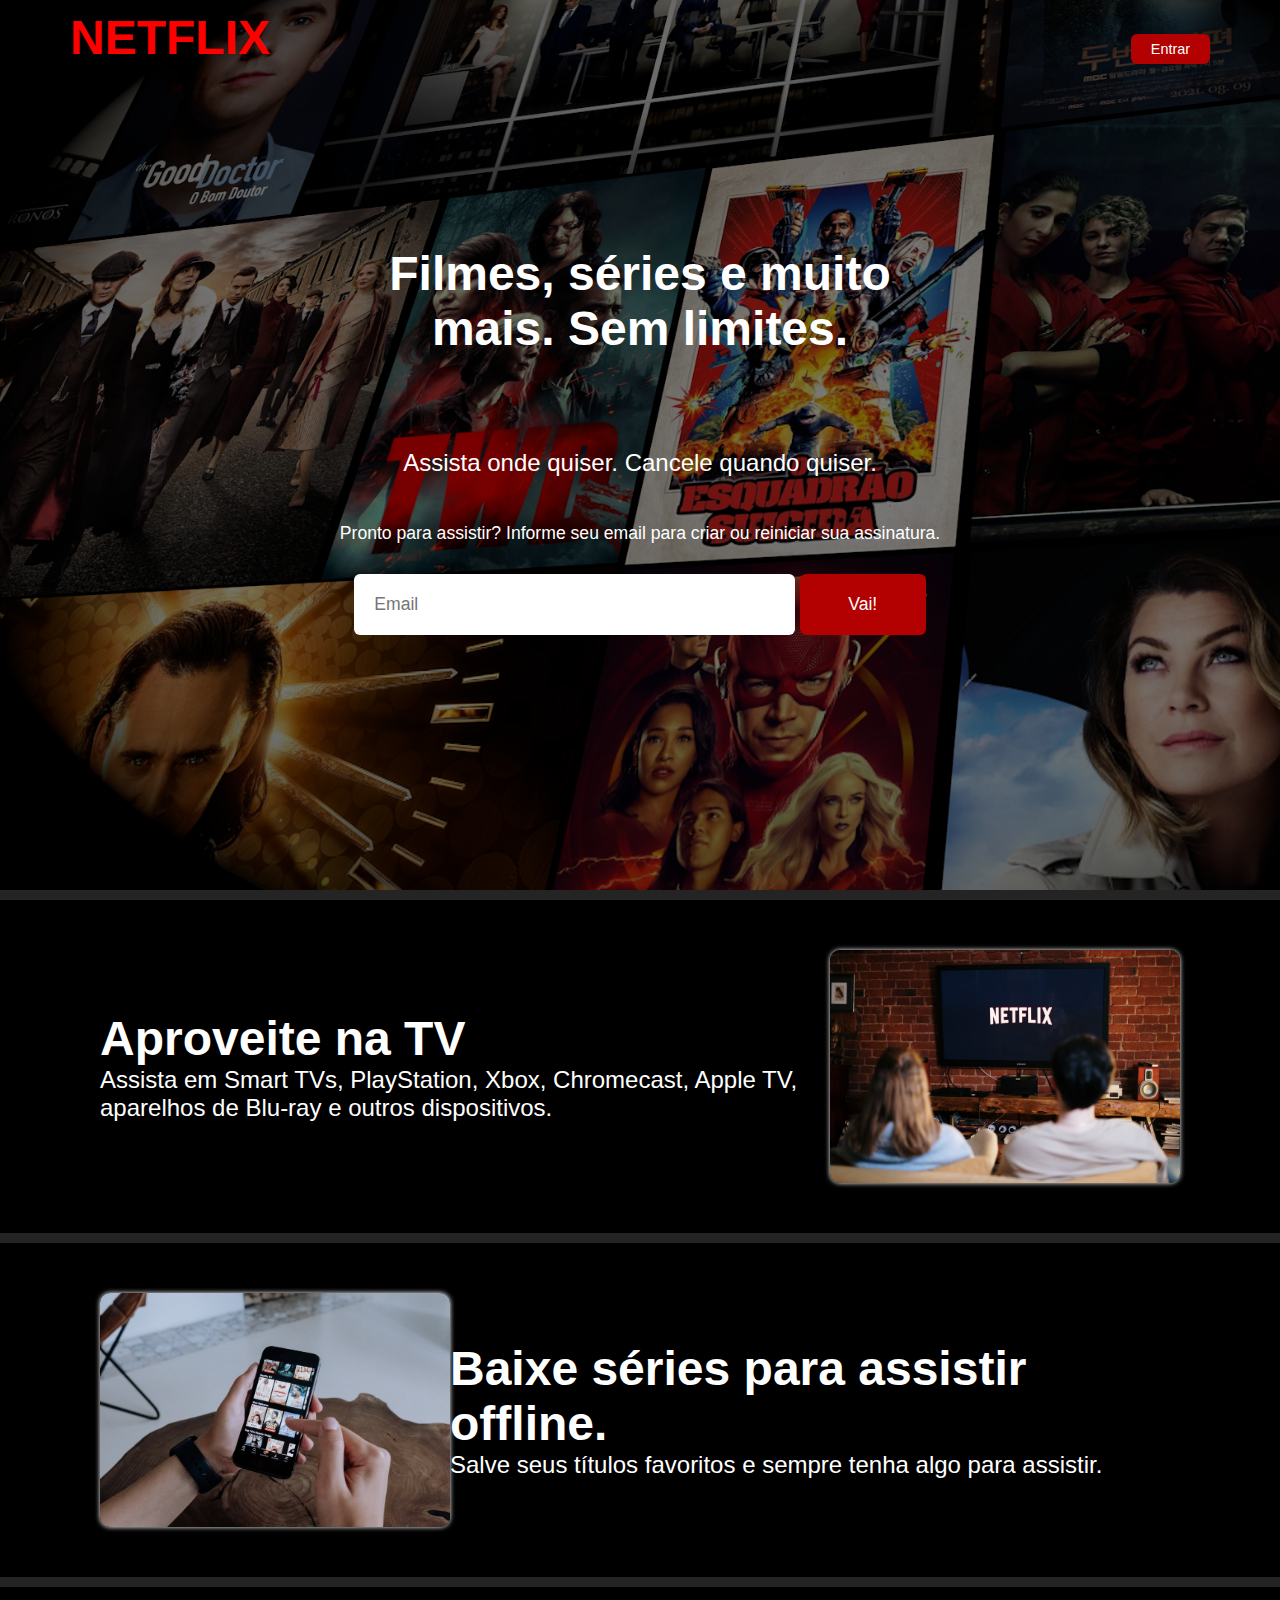
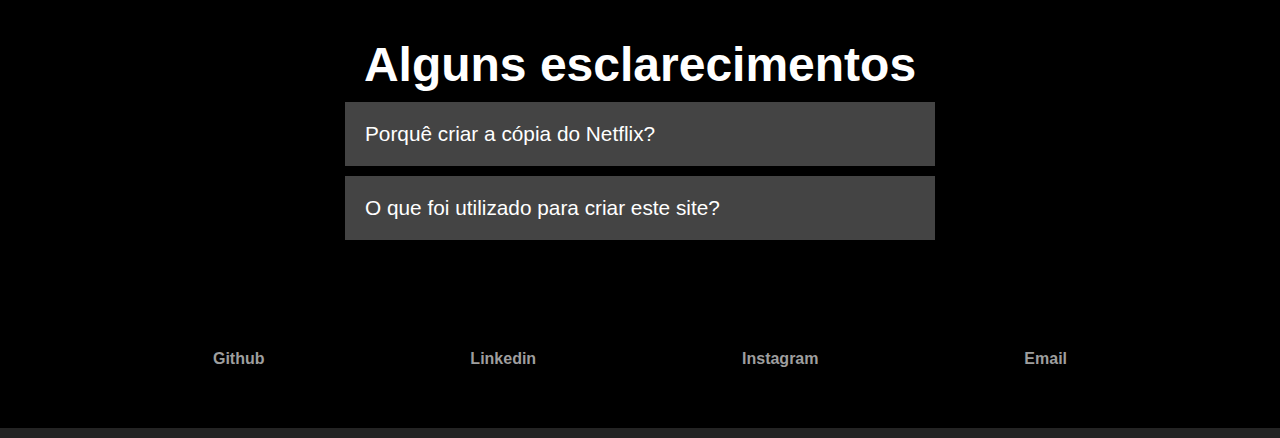
<file: index.html>
<!DOCTYPE html>
<html lang="pt-BR">
  <head>
    <meta charset="UTF-8" />
    <meta http-equiv="X-UA-Compatible" content="IE=edge" />
    <meta name="viewport" content="width=device-width, initial-scale=1.0" />
    <link rel="stylesheet" href="style.css" />
    <link rel="stylesheet" href="style-reponsive.css" />
    <link rel="shortcut icon" href="./imgs/favicon.ico" type="image/x-icon" />
    <title>Clone Netflix - Por Eraldo Sinicio</title>
  </head>
  <body>
    <div class="main">
      <header>
        <div class="logo">NETFLIX</div>
        <div class="options">
          <button class="signin"><a href="./signin.html">Entrar</a></button>
        </div>
      </header>
      <div class="central-content">
        <div class="section-one">
          <div class="title">Filmes, séries e muito mais. Sem limites.</div>
          <div class="subtitle">
            Assista onde quiser. Cancele quando quiser.
          </div>
        </div>
        <div class="section-two">
          <div class="description">
            Pronto para assistir? Informe seu email para criar ou reiniciar sua
            assinatura.
          </div>
          <div class="form">
            <input type="email" name="email" id="email" placeholder="Email" />
            <button>Vai!</button>
          </div>
        </div>
      </div>
    </div>
    <div class="details">
      <div class="box">
        <div class="text">
          <div class="title">Aproveite na TV</div>
          <div class="subtitle">
            Assista em Smart TVs, PlayStation, Xbox, Chromecast, Apple TV,
            aparelhos de Blu-ray e outros dispositivos.
          </div>
        </div>
        <img src="./imgs/tv-netflix.jpeg" alt="imagem da netflix na tv" />
      </div>

      <div class="box">
        <img src="./imgs/cel-netflix.jpeg" alt="imagem da netflix no celular" />
        <div class="text">
          <div class="title">Baixe séries para assistir offline.</div>
          <div class="subtitle">
            Salve seus títulos favoritos e sempre tenha algo para assistir.
          </div>
        </div>
      </div>
      <div class="questions">
        <div class="title">Alguns esclarecimentos</div>
        <div class="box-question">Porquê criar a cópia do Netflix?</div>
        <div class="answer hide">
          Para praticar, principalmente, o comportamento do display flex e os
          posicionamentos de elementos na página. Além de usar um pouco de
          JavaScript para dinamizar alguns elementos.
        </div>
        <div class="box-question">
          O que foi utilizado para criar este site?
        </div>
        <div class="answer hide">
          Foi utilizado HTML, CSS e JavaScirpt. Também utilizei o jQuery para
          gerar o carrossel na página de usuário logado para mostrar os filmes.
        </div>
      </div>

      <div class="box">
        <div class="links">
          <a
            href="https://www.github.com/eraldosiniciof"
            target="_blank"
            rel="noopener noreferrer"
            >Github</a
          >
          <a
            href="https://www.linkedin.com/in/eraldosiniciof"
            target="_blank"
            rel="noopener noreferrer"
            >Linkedin</a
          >
          <a
            href="https://www.instagram.com/eraldosiniciof"
            target="_blank"
            rel="noopener noreferrer"
            >Instagram</a
          >
          <a href="mailto:eraldosinicio@gmail.com" target="_blank">Email</a>
        </div>
      </div>
    </div>

    <script src="script.js"></script>
    <script>
      alert(
        'Esta página foi desenvolvida para estudo. Apenas a parte front-end está implementada. Em hipótese alguma pediremos login e senha.'
      )
    </script>
  </body>
</html>
</file>
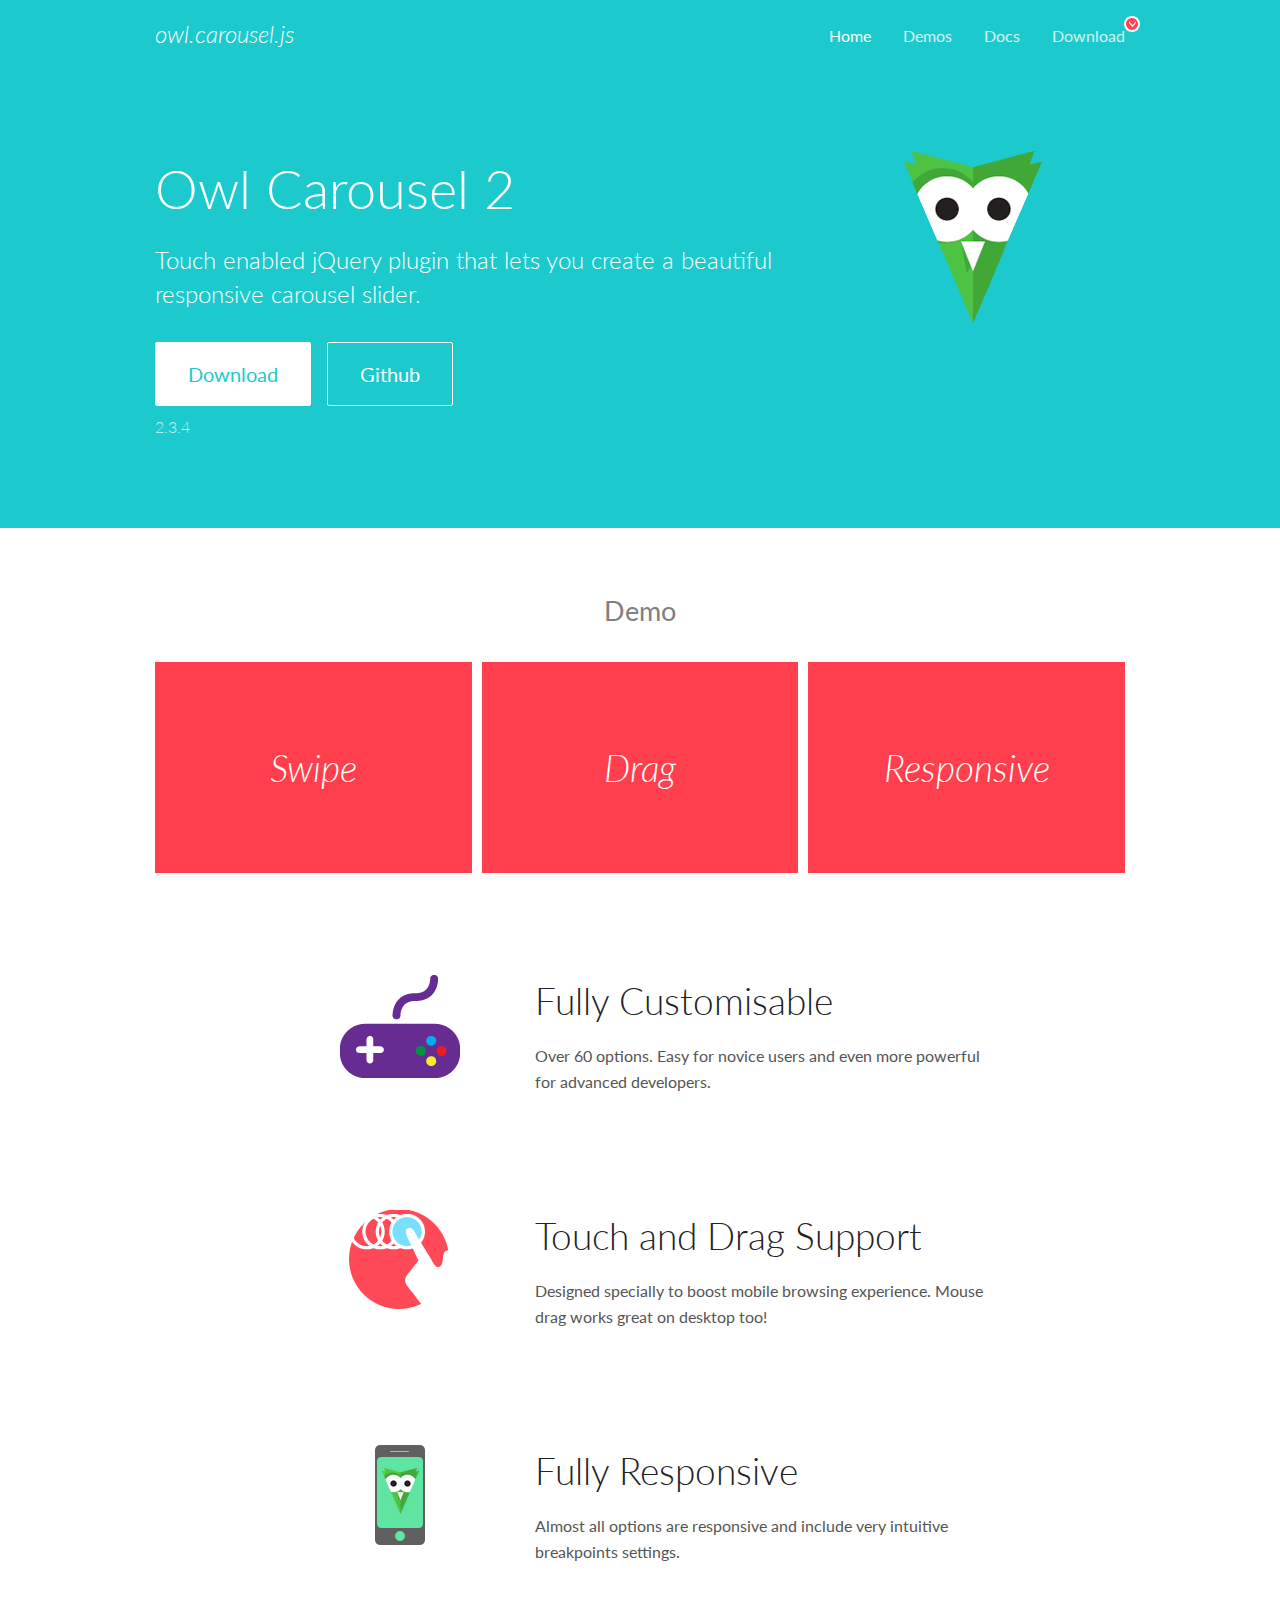
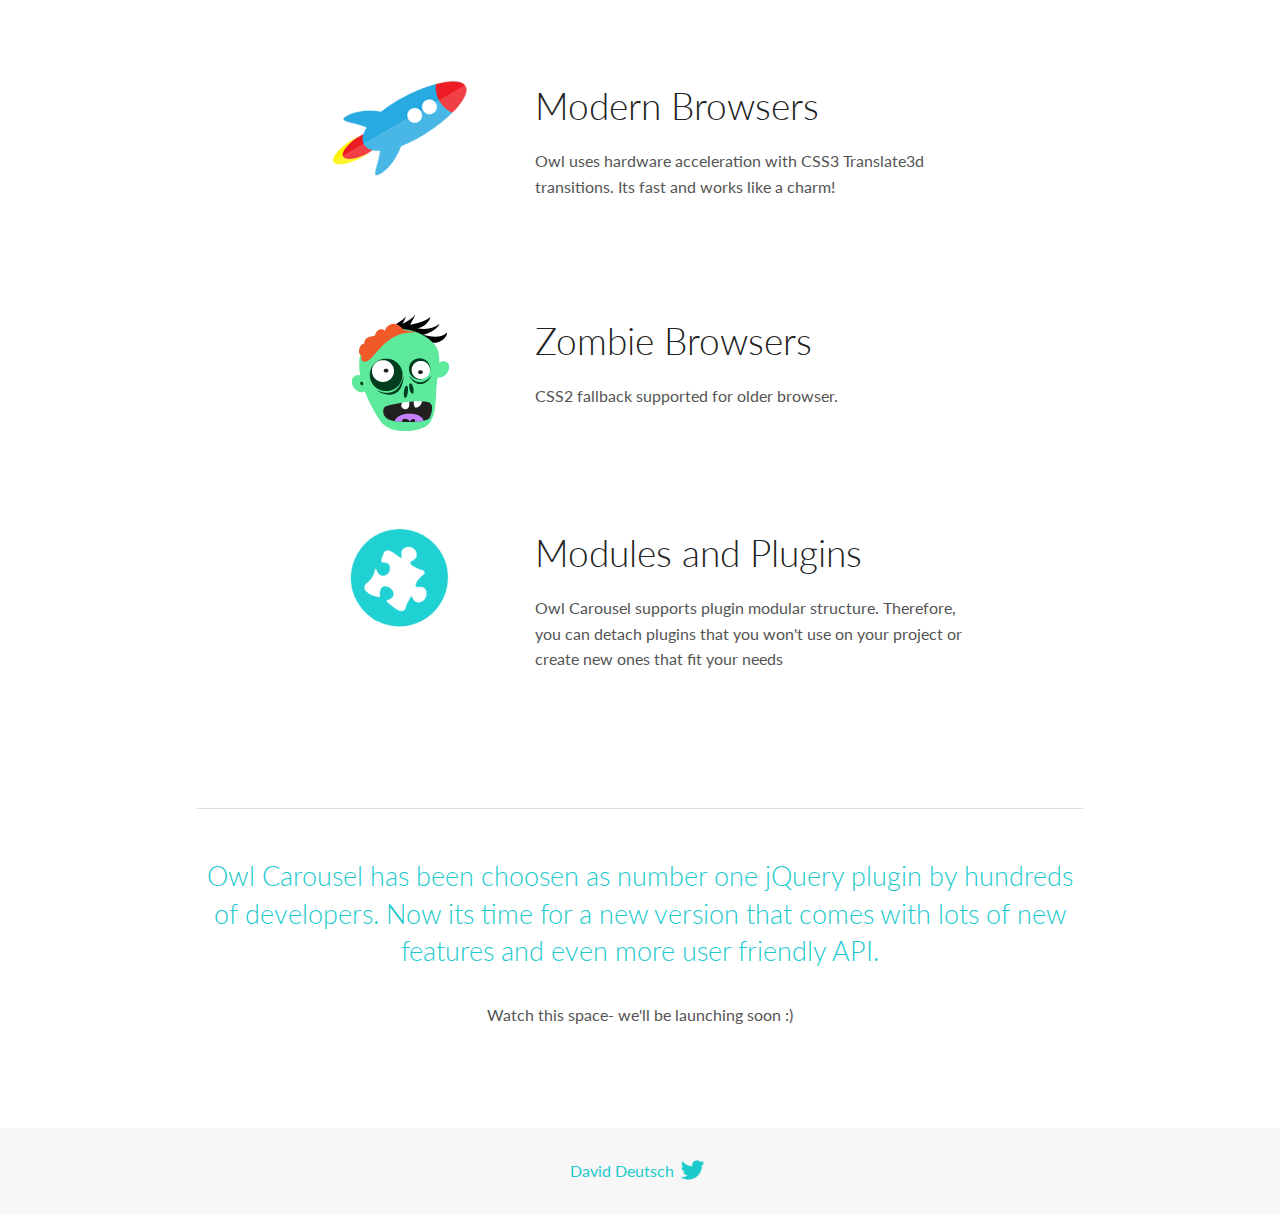
<file: owlCarousel/docs/index.html>
<!DOCTYPE html>
<html lang="en">
  <head>

    <!-- head -->
    <meta charset="utf-8">
    <meta name="msapplication-tap-highlight" content="no" />
    <meta name="viewport" content="width=device-width, initial-scale=1.0" />
    <meta name="description" content="Touch enabled jQuery plugin that lets you create beautiful responsive carousel slider.">
    <meta name="author" content="David Deutsch">
    <title>
      Home | Owl Carousel | 2.3.4
    </title>

    <!-- Stylesheets -->
    <link href='https://fonts.googleapis.com/css?family=Lato:300,400,700,400italic,300italic' rel='stylesheet' type='text/css'>
    <link rel="stylesheet" href="assets/css/docs.theme.min.css">

    <!-- Owl Stylesheets -->
    <link rel="stylesheet" href="assets/owlcarousel/assets/owl.carousel.min.css">
    <link rel="stylesheet" href="assets/owlcarousel/assets/owl.theme.default.min.css">

    <!-- HTML5 shim and Respond.js IE8 support of HTML5 elements and media queries -->

    <!--[if lt IE 9]>
      <script src="https://oss.maxcdn.com/libs/html5shiv/3.7.0/html5shiv.js"></script>
      <script src="https://oss.maxcdn.com/libs/respond.js/1.3.0/respond.min.js"></script>
    <![endif]-->

    <!-- Favicons -->
    <link rel="apple-touch-icon-precomposed" sizes="144x144" href="assets/ico/apple-touch-icon-144-precomposed.png">
    <link rel="shortcut icon" href="assets/ico/favicon.png">
    <link rel="shortcut icon" href="favicon.ico">

    <!-- Yeah i know js should not be in header. Its required for demos.-->

    <!-- javascript -->
    <script src="assets/vendors/jquery.min.js"></script>
    <script src="assets/owlcarousel/owl.carousel.js"></script>
  </head>
  <body>

    <!-- header -->
    <header class="header">
      <div class="row">
        <div class="large-12 columns">
          <div class="brand left">
            <h3>
              <a href="/OwlCarousel2/">owl.carousel.js</a> 
            </h3>
          </div>
          <a id="toggle-nav" class="right">
            <span></span> <span></span> <span></span> 
          </a> 
          <div class="nav-bar">
            <ul class="clearfix">
              <li class="active">
                <a href="/OwlCarousel2/index.html">Home</a> 
              </li>
              <li> <a href="/OwlCarousel2/demos/demos.html">Demos</a>  </li>
              <li> <a href="/OwlCarousel2/docs/started-welcome.html">Docs</a>  </li>
              <li>
                <a href="https://github.com/OwlCarousel2/OwlCarousel2/archive/2.3.4.zip">Download</a> 
                <span class="download"></span> 
              </li>
            </ul>
          </div>
        </div>
      </div>
    </header>

    <!-- home panel -->
    <section id="hero">
      <div class="row">
        <div class="large-8 medium-8 columns">
          <h1>Owl Carousel 2</h1>
          <h4>Touch enabled jQuery plugin that lets you create a beautiful responsive carousel slider.</h4>
          <a href="https://github.com/OwlCarousel2/OwlCarousel2/archive/2.3.4.zip" class="hero-button">Download</a> 
          <a href="https://github.com/OwlCarousel2/OwlCarousel2" class="hero-button outline">Github</a> 
          <p>2.3.4</p>
        </div>
        <div class="large-4 medium-4 columns">
          <img class="owl-logo" src="assets/img/owl-logo.png" alt="mr. Owl">
        </div>
      </div>
    </section>

    <!-- body -->
    <div class="home-demo">
      <div class="row">
        <div class="large-12 columns">
          <h3>Demo</h3>
          <div class="owl-carousel">
            <div class="item">
              <h2>Swipe</h2>
            </div>
            <div class="item">
              <h2>Drag</h2>
            </div>
            <div class="item">
              <h2>Responsive</h2>
            </div>
            <div class="item">
              <h2>CSS3</h2>
            </div>
            <div class="item">
              <h2>Fast</h2>
            </div>
            <div class="item">
              <h2>Easy</h2>
            </div>
            <div class="item">
              <h2>Free</h2>
            </div>
            <div class="item">
              <h2>Upgradable</h2>
            </div>
            <div class="item">
              <h2>Tons of options</h2>
            </div>
            <div class="item">
              <h2>Infinity</h2>
            </div>
            <div class="item">
              <h2>Auto Width</h2>
            </div>
          </div>
        </div>
      </div>
    </div>
    <script>
      var owl = $('.owl-carousel');
      owl.owlCarousel({
        margin: 10,
        loop: true,
        responsive: {
          0: {
            items: 1
          },
          600: {
            items: 2
          },
          1000: {
            items: 3
          }
        }
      })
    </script>

    <!-- features -->
    <div id="features">
      <div class="row">
        <div class="small-12 medium-9 small-centered columns">
          <section class="row feature">
            <div class="medium-4 small-12 columns">
              <img src="assets/img/feature-options.png" alt="">
            </div>
            <div class="medium-8 small-12 columns">
              <h2>Fully Customisable</h2>
              <p>Over 60 options. Easy for novice users and even more powerful for advanced developers.</p>
            </div>
          </section>
          <section class="row feature">
            <div class="medium-4 small-12 columns">
              <img src="assets/img/feature-drag.png" alt="">
            </div>
            <div class="medium-8 small-12 columns">
              <h2>Touch and Drag Support</h2>
              <p>Designed specially to boost mobile browsing experience. Mouse drag works great on desktop too!</p>
            </div>
          </section>
          <section class="row feature">
            <div class="medium-4 small-12 columns">
              <img src="assets/img/feature-responsive.png" alt="">
            </div>
            <div class="medium-8 small-12 columns">
              <h2>Fully Responsive</h2>
              <p>Almost all options are responsive and include very intuitive breakpoints settings.</p>
            </div>
          </section>
          <section class="row feature">
            <div class="medium-4 small-12 columns">
              <img src="assets/img/feature-modern.png" alt="">
            </div>
            <div class="medium-8 small-12 columns">
              <h2>Modern Browsers</h2>
              <p>Owl uses hardware acceleration with CSS3 Translate3d transitions. Its fast and works like a charm! </p>
            </div>
          </section>
          <section class="row feature">
            <div class="medium-4 small-12 columns">
              <img src="assets/img/feature-zombie.png" alt="">
            </div>
            <div class="medium-8 small-12 columns">
              <h2>Zombie Browsers</h2>
              <p>CSS2 fallback supported for older browser.</p>
            </div>
          </section>
          <section class="row feature">
            <div class="medium-4 small-12 columns">
              <img src="assets/img/feature-module.png" alt="">
            </div>
            <div class="medium-8 small-12 columns">
              <h2>Modules and Plugins</h2>
              <p>Owl Carousel supports plugin modular structure. Therefore, you can detach plugins that you won&#x27;t use on your project or create new ones that fit your needs</p>
            </div>
          </section>
        </div>
      </div>
    </div>

    <!-- footer -->
    <section id="teaser-text">
      <div class="row">
        <div class="small-12 medium-11 small-centered columns">
          <hr>
          <h3 id="owl-carousel-has-been-choosen-as-number-one-jquery-plugin-by-hundreds-of-developers-now-its-time-for-a-new-version-that-comes-with-lots-of-new-features-and-even-more-user-friendly-api-">Owl Carousel has been choosen as number one jQuery plugin by hundreds of developers. Now its time for a new version that comes with lots of new features and even more user friendly API.</h3>
          <p>Watch this space- we&#39;ll be launching soon :)</p>
        </div>
      </div>
    </section>

    <!-- footer -->
    <footer class="footer">
      <div class="row">
        <div class="large-12 columns">
          <h5>
            <a href="/OwlCarousel2/docs/support-contact.html">David Deutsch</a> 
            <a id="custom-tweet-button" href="https://twitter.com/share?url=https://github.com/OwlCarousel2/OwlCarousel2&text=Owl Carousel - This is so awesome! " target="_blank"></a> 
          </h5>
        </div>
      </div>
    </footer>

    <!-- vendors -->
    <script src="assets/vendors/highlight.js"></script>
    <script src="assets/js/app.js"></script>
  </body>
</html>
</file>
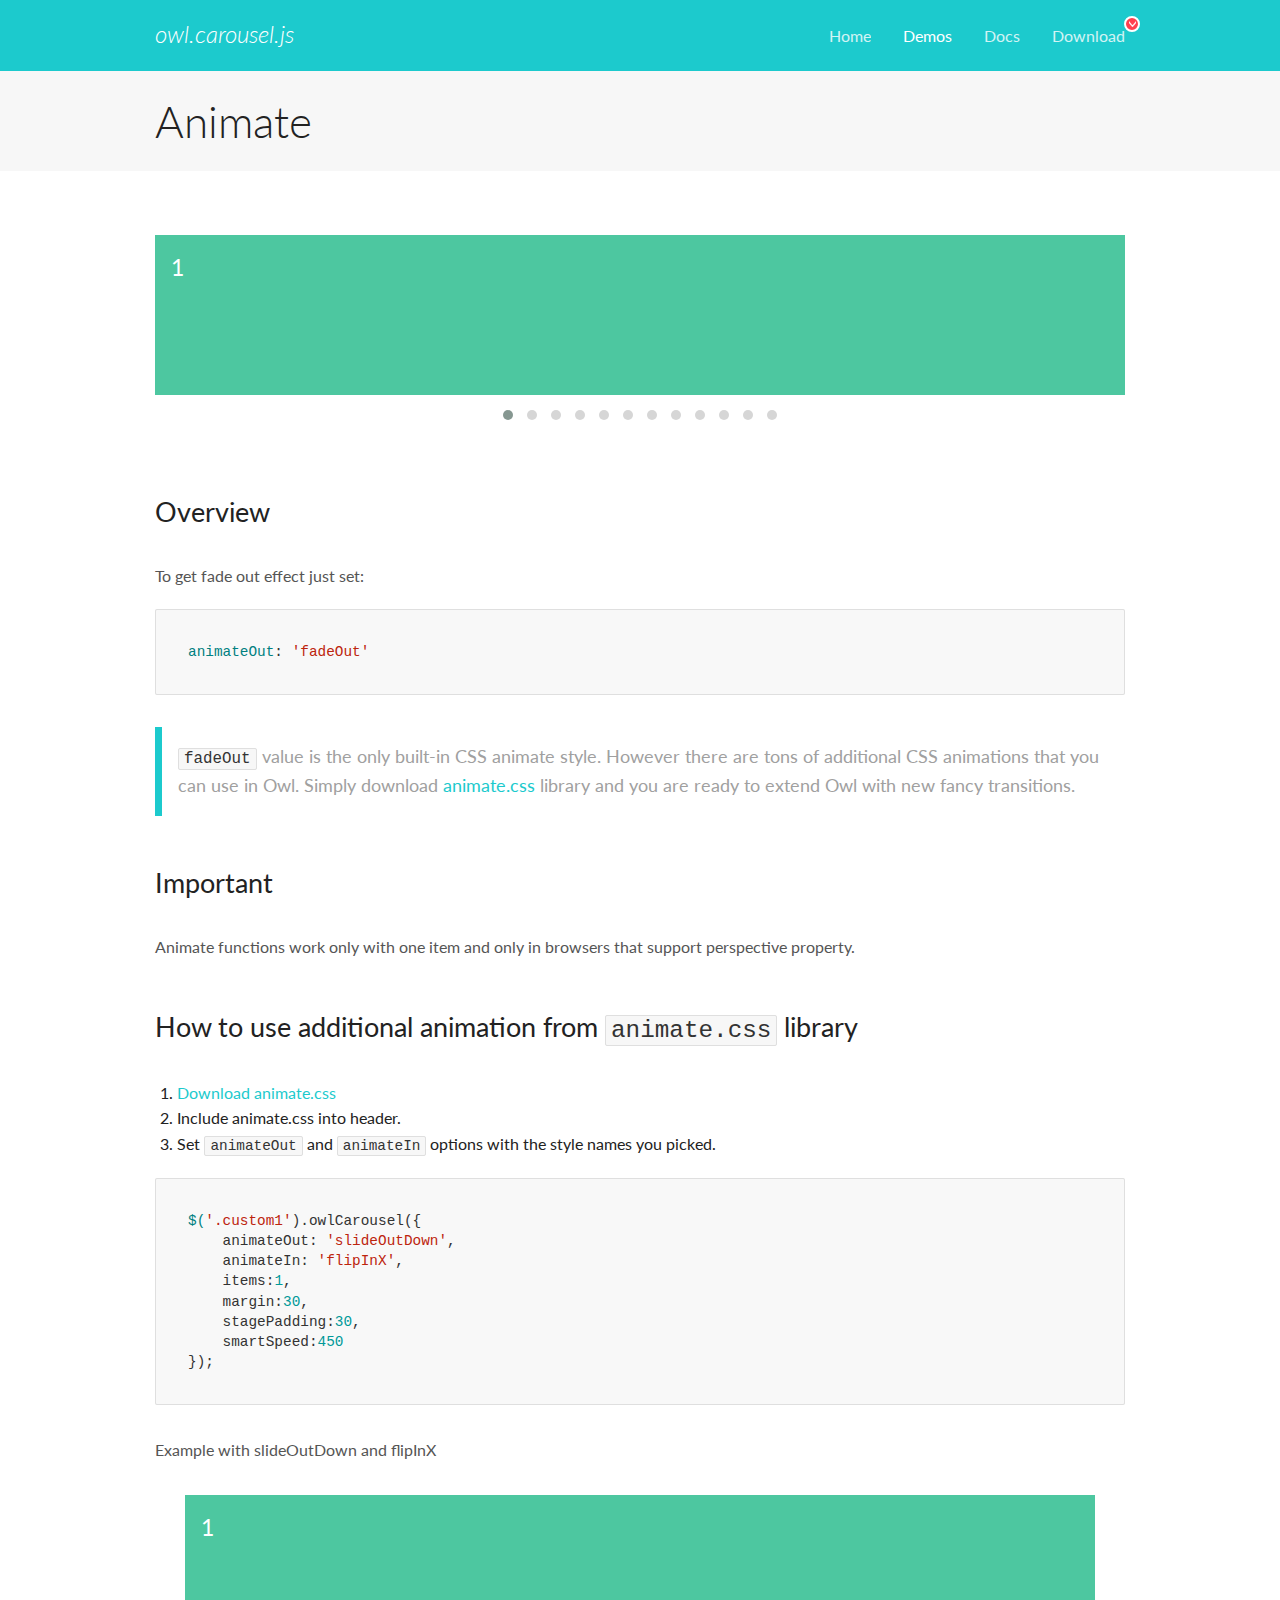
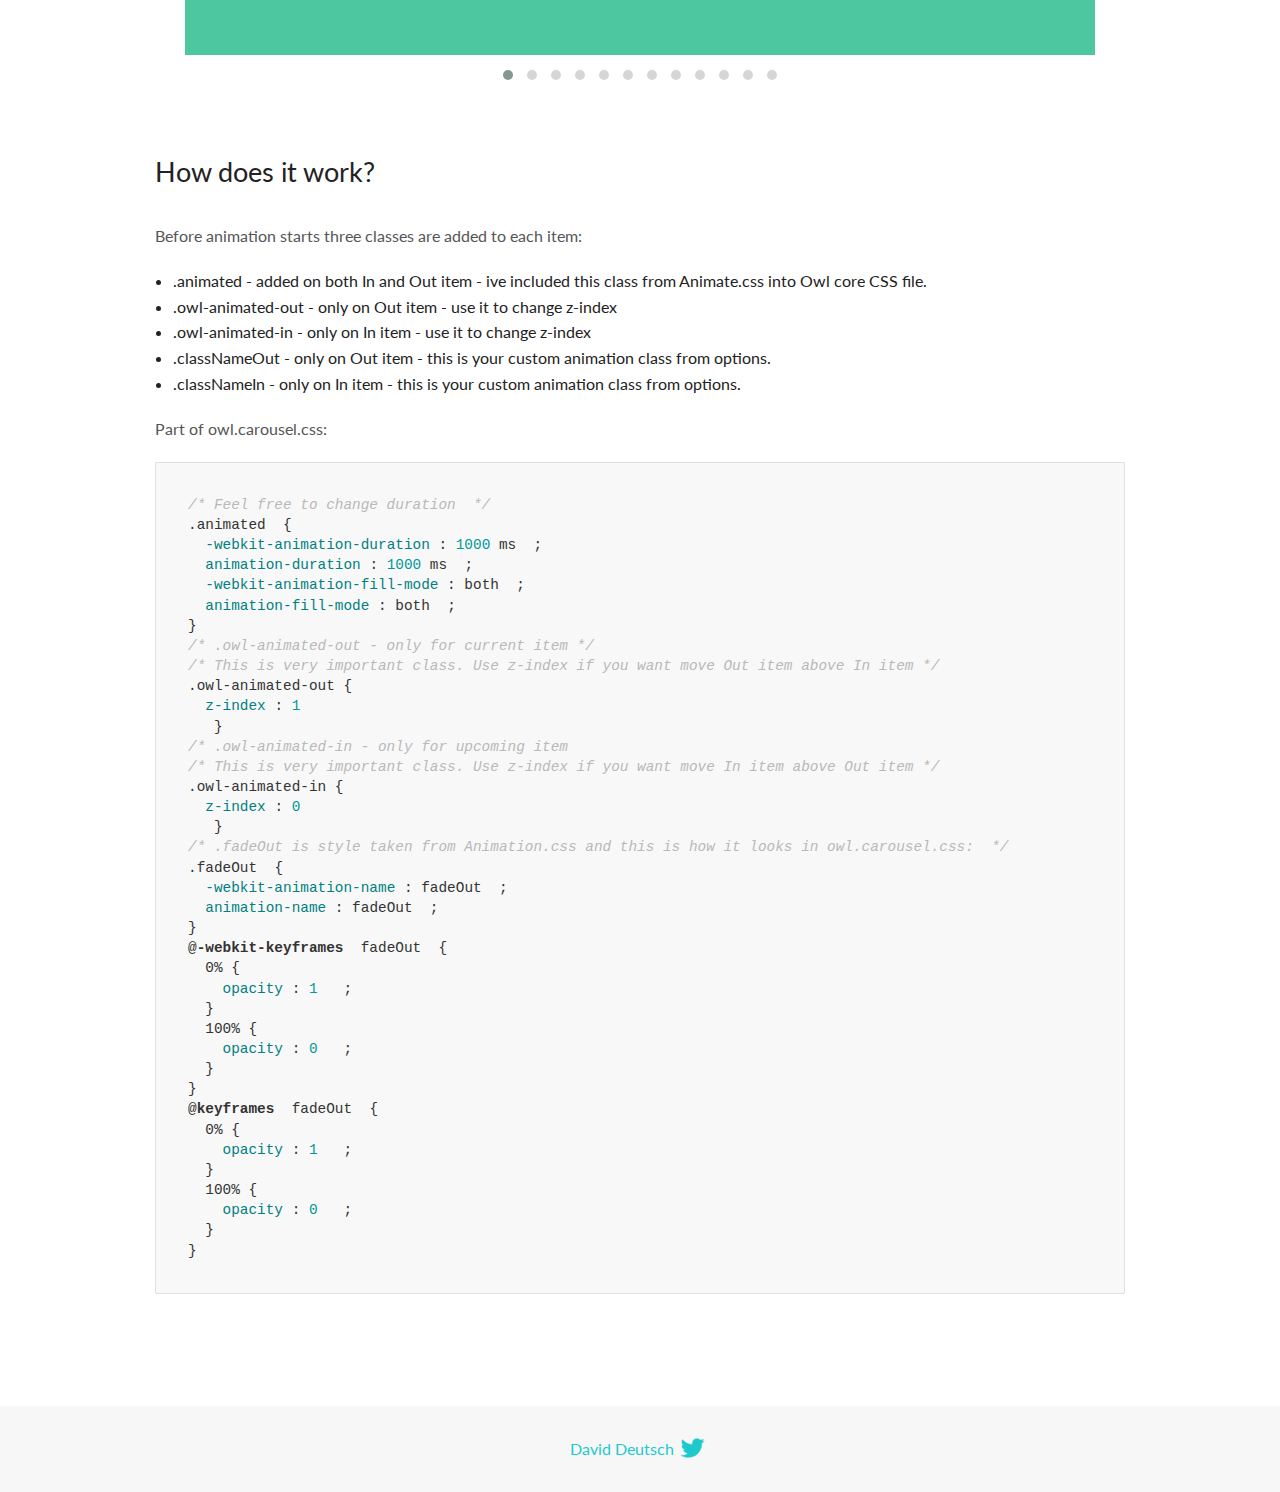
<file: owlCarousel/docs/demos/animate.html>
<!DOCTYPE html>
<html lang="en">
  <head>

    <!-- head -->
    <meta charset="utf-8">
    <meta name="msapplication-tap-highlight" content="no" />
    <meta name="viewport" content="width=device-width, initial-scale=1.0" />
    <meta name="description" content="Animate carousel">
    <meta name="author" content="David Deutsch">
    <title>
      Animate Demo | Owl Carousel | 2.3.4
    </title>

    <!-- Stylesheets -->
    <link href='https://fonts.googleapis.com/css?family=Lato:300,400,700,400italic,300italic' rel='stylesheet' type='text/css'>
    <link rel="stylesheet" href="../assets/css/docs.theme.min.css">

    <!-- Owl Stylesheets -->
    <link rel="stylesheet" href="../assets/owlcarousel/assets/owl.carousel.min.css">
    <link rel="stylesheet" href="../assets/owlcarousel/assets/owl.theme.default.min.css">

    <!-- HTML5 shim and Respond.js IE8 support of HTML5 elements and media queries -->

    <!--[if lt IE 9]>
      <script src="https://oss.maxcdn.com/libs/html5shiv/3.7.0/html5shiv.js"></script>
      <script src="https://oss.maxcdn.com/libs/respond.js/1.3.0/respond.min.js"></script>
    <![endif]-->

    <!-- Favicons -->
    <link rel="apple-touch-icon-precomposed" sizes="144x144" href="../assets/ico/apple-touch-icon-144-precomposed.png">
    <link rel="shortcut icon" href="../assets/ico/favicon.png">
    <link rel="shortcut icon" href="favicon.ico">

    <!-- Yeah i know js should not be in header. Its required for demos.-->

    <!-- javascript -->
    <script src="../assets/vendors/jquery.min.js"></script>
    <script src="../assets/owlcarousel/owl.carousel.js"></script>
  </head>
  <body>

    <!-- header -->
    <header class="header">
      <div class="row">
        <div class="large-12 columns">
          <div class="brand left">
            <h3>
              <a href="/OwlCarousel2/">owl.carousel.js</a> 
            </h3>
          </div>
          <a id="toggle-nav" class="right">
            <span></span> <span></span> <span></span> 
          </a> 
          <div class="nav-bar">
            <ul class="clearfix">
              <li> <a href="/OwlCarousel2/index.html">Home</a>  </li>
              <li class="active">
                <a href="/OwlCarousel2/demos/demos.html">Demos</a> 
              </li>
              <li> <a href="/OwlCarousel2/docs/started-welcome.html">Docs</a>  </li>
              <li>
                <a href="https://github.com/OwlCarousel2/OwlCarousel2/archive/2.3.4.zip">Download</a> 
                <span class="download"></span> 
              </li>
            </ul>
          </div>
        </div>
      </div>
    </header>

    <!-- title -->
    <section class="title">
      <div class="row">
        <div class="large-12 columns">
          <h1>Animate</h1>
        </div>
      </div>
    </section>

    <!--  Demos -->
    <section id="demos">
      <div class="row">
        <div class="large-12 columns">
          <div class="fadeOut owl-carousel owl-theme">
            <div class="item">
              <h4>1</h4>
            </div>
            <div class="item">
              <h4>2</h4>
            </div>
            <div class="item">
              <h4>3</h4>
            </div>
            <div class="item">
              <h4>4</h4>
            </div>
            <div class="item">
              <h4>5</h4>
            </div>
            <div class="item">
              <h4>6</h4>
            </div>
            <div class="item">
              <h4>7</h4>
            </div>
            <div class="item">
              <h4>8</h4>
            </div>
            <div class="item">
              <h4>9</h4>
            </div>
            <div class="item">
              <h4>10</h4>
            </div>
            <div class="item">
              <h4>11</h4>
            </div>
            <div class="item">
              <h4>12</h4>
            </div>
          </div>
          <h3 id="overview">Overview</h3>
          <p>To get fade out effect just set:</p>
          <pre><code>animateOut: &#39;fadeOut&#39;</code></pre>
          <blockquote>
            <p><code>fadeOut</code> value is the only built-in CSS animate style. However there are tons of additional CSS animations that you can use in Owl. Simply download
              <a href="https://daneden.github.io/animate.css/">animate.css</a>  library and you are ready to extend Owl with new fancy transitions.</p>
          </blockquote>
          <h3 id="important">Important</h3>
          <p>Animate functions work only with one item and only in browsers that support perspective property.</p>
          <h3 id="how-to-use-additional-animation-from-animate-css-library">How to use additional animation from <code>animate.css</code> library</h3>
          <ol>
            <li> <a href="https://daneden.github.io/animate.css/">Download animate.css</a>  </li>
            <li>Include animate.css into header.</li>
            <li>Set <code>animateOut</code> and <code>animateIn</code> options with the style names you picked.</li>
          </ol>
          <pre><code>$(&#39;.custom1&#39;).owlCarousel({
    animateOut: &#39;slideOutDown&#39;,
    animateIn: &#39;flipInX&#39;,
    items:1,
    margin:30,
    stagePadding:30,
    smartSpeed:450
});</code></pre>
          <p>Example with slideOutDown and flipInX</p>
          <div class="custom1 owl-carousel owl-theme">
            <div class="item">
              <h4>1</h4>
            </div>
            <div class="item">
              <h4>2</h4>
            </div>
            <div class="item">
              <h4>3</h4>
            </div>
            <div class="item">
              <h4>4</h4>
            </div>
            <div class="item">
              <h4>5</h4>
            </div>
            <div class="item">
              <h4>6</h4>
            </div>
            <div class="item">
              <h4>7</h4>
            </div>
            <div class="item">
              <h4>8</h4>
            </div>
            <div class="item">
              <h4>9</h4>
            </div>
            <div class="item">
              <h4>10</h4>
            </div>
            <div class="item">
              <h4>11</h4>
            </div>
            <div class="item">
              <h4>12</h4>
            </div>
          </div>
          <h3 id="how-does-it-work-">How does it work?</h3>
          <p>Before animation starts three classes are added to each item:</p>
          <ul>
            <li>.animated - added on both In and Out item - ive included this class from Animate.css into Owl core CSS file.</li>
            <li>.owl-animated-out - only on Out item - use it to change z-index</li>
            <li>.owl-animated-in - only on In item - use it to change z-index</li>
            <li>.classNameOut - only on Out item - this is your custom animation class from options.</li>
            <li>.classNameIn - only on In item - this is your custom animation class from options.</li>
          </ul>
          <p>Part of owl.carousel.css:</p>
          <pre><code class="language-css"><span class="comment">/* Feel free to change duration  */</span> 
<span class="class">.animated</span>  <span class="rules">{
  <span class="rule"><span class="attribute">-webkit-animation-duration</span> :<span class="value"> <span class="number">1000</span> ms</span> </span> ;
  <span class="rule"><span class="attribute">animation-duration</span> :<span class="value"> <span class="number">1000</span> ms</span> </span> ;
  <span class="rule"><span class="attribute">-webkit-animation-fill-mode</span> :<span class="value"> both</span> </span> ;
  <span class="rule"><span class="attribute">animation-fill-mode</span> :<span class="value"> both</span> </span> ;
<span class="rule">}</span> </span> 
<span class="comment">/* .owl-animated-out - only for current item */</span> 
<span class="comment">/* This is very important class. Use z-index if you want move Out item above In item */</span> 
<span class="class">.owl-animated-out</span> <span class="rules">{
  <span class="rule"><span class="attribute">z-index</span> :<span class="value"> <span class="number">1</span> 
</span> </span> </span> }
<span class="comment">/* .owl-animated-in - only for upcoming item
/* This is very important class. Use z-index if you want move In item above Out item */</span> 
<span class="class">.owl-animated-in</span> <span class="rules">{
  <span class="rule"><span class="attribute">z-index</span> :<span class="value"> <span class="number">0</span> 
</span> </span> </span> }
<span class="comment">/* .fadeOut is style taken from Animation.css and this is how it looks in owl.carousel.css:  */</span> 
<span class="class">.fadeOut</span>  <span class="rules">{
  <span class="rule"><span class="attribute">-webkit-animation-name</span> :<span class="value"> fadeOut</span> </span> ;
  <span class="rule"><span class="attribute">animation-name</span> :<span class="value"> fadeOut</span> </span> ;
<span class="rule">}</span> </span> 
<span class="at_rule">@<span class="keyword">-webkit-keyframes</span>  fadeOut </span> {
  0% <span class="rules">{
    <span class="rule"><span class="attribute">opacity</span> :<span class="value"> <span class="number">1</span> </span> </span> ;
  <span class="rule">}</span> </span> 
  100% <span class="rules">{
    <span class="rule"><span class="attribute">opacity</span> :<span class="value"> <span class="number">0</span> </span> </span> ;
  <span class="rule">}</span> </span> 
}
<span class="at_rule">@<span class="keyword">keyframes</span>  fadeOut </span> {
  0% <span class="rules">{
    <span class="rule"><span class="attribute">opacity</span> :<span class="value"> <span class="number">1</span> </span> </span> ;
  <span class="rule">}</span> </span> 
  100% <span class="rules">{
    <span class="rule"><span class="attribute">opacity</span> :<span class="value"> <span class="number">0</span> </span> </span> ;
  <span class="rule">}</span> </span> 
}</code></pre>
          <link rel="stylesheet" href="../assets/css/animate.css">
          <script>
            jQuery(document).ready(function($) {
              $('.fadeOut').owlCarousel({
                items: 1,
                animateOut: 'fadeOut',
                loop: true,
                margin: 10,
              });
              $('.custom1').owlCarousel({
                animateOut: 'slideOutDown',
                animateIn: 'flipInX',
                items: 1,
                margin: 30,
                stagePadding: 30,
                smartSpeed: 450
              });
            });
          </script>
        </div>
      </div>
    </section>

    <!-- footer -->
    <footer class="footer">
      <div class="row">
        <div class="large-12 columns">
          <h5>
            <a href="/OwlCarousel2/docs/support-contact.html">David Deutsch</a> 
            <a id="custom-tweet-button" href="https://twitter.com/share?url=https://github.com/OwlCarousel2/OwlCarousel2&text=Owl Carousel - This is so awesome! " target="_blank"></a> 
          </h5>
        </div>
      </div>
    </footer>

    <!-- vendors -->
    <script src="../assets/vendors/highlight.js"></script>
    <script src="../assets/js/app.js"></script>
  </body>
</html>
</file>
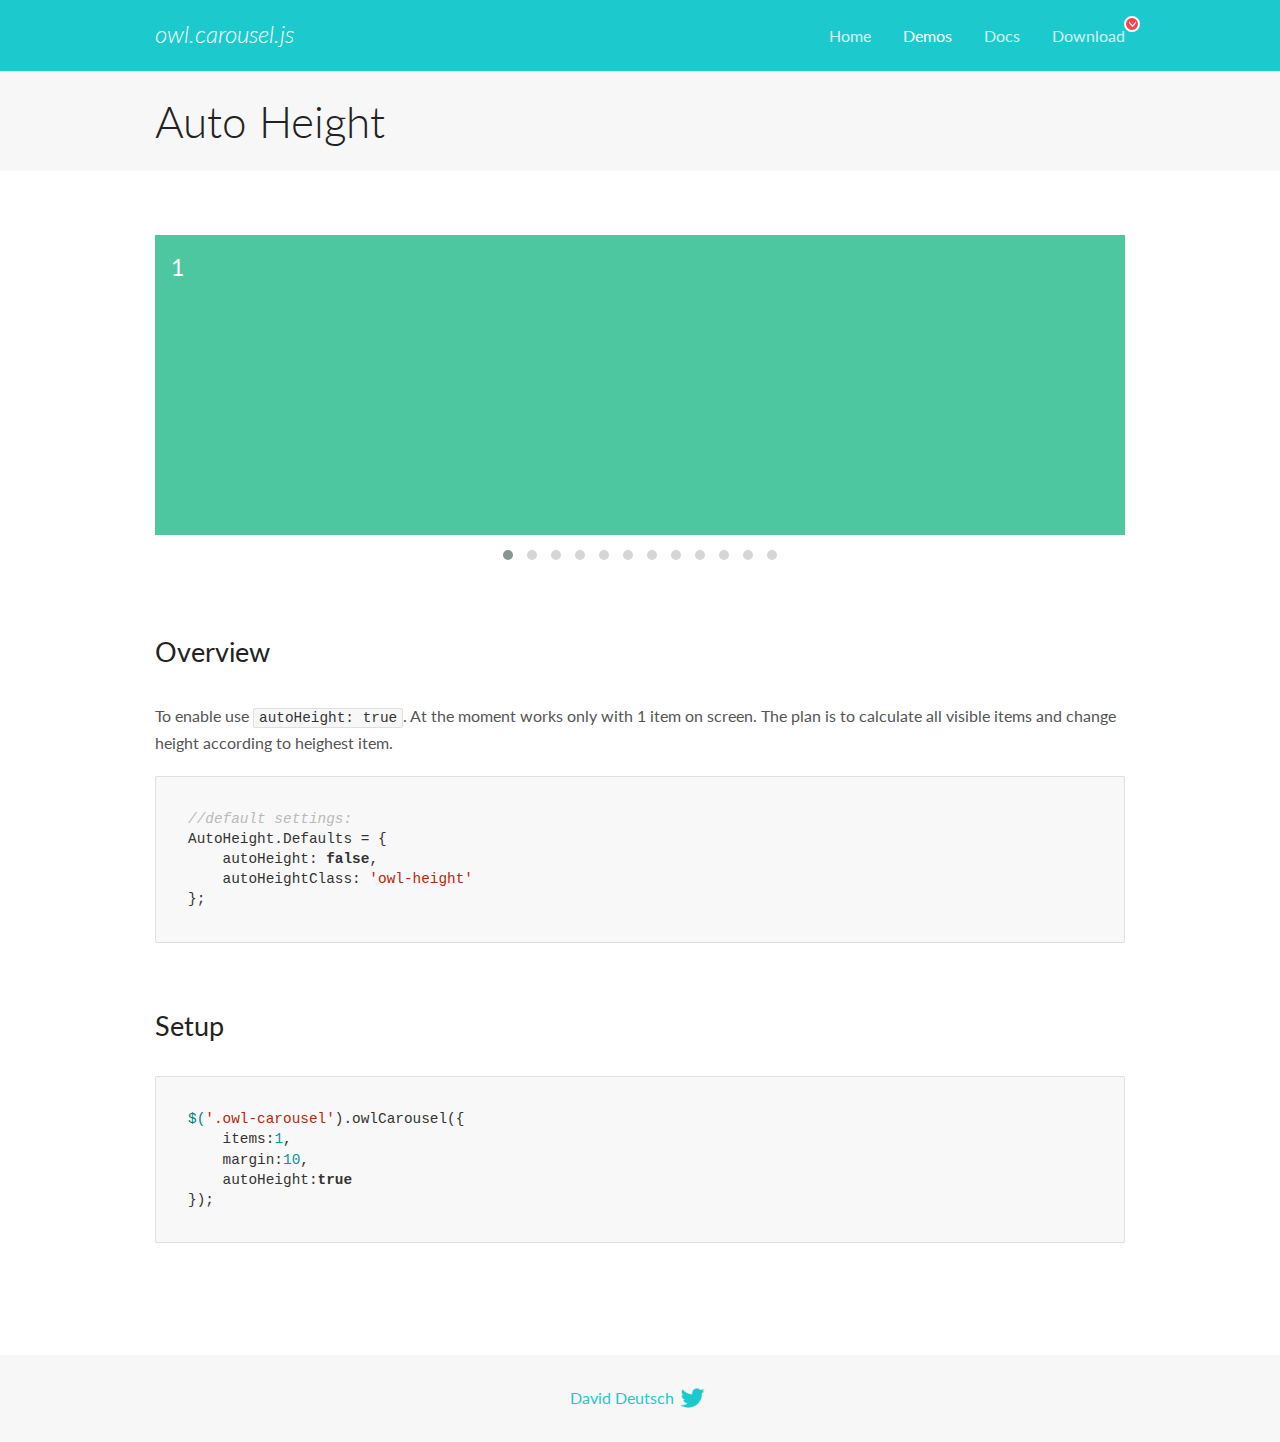
<file: owlCarousel/docs/demos/autoheight.html>
<!DOCTYPE html>
<html lang="en">
  <head>

    <!-- head -->
    <meta charset="utf-8">
    <meta name="msapplication-tap-highlight" content="no" />
    <meta name="viewport" content="width=device-width, initial-scale=1.0" />
    <meta name="description" content="autoHeight usage demo">
    <meta name="author" content="David Deutsch">
    <title>
      Auto Height Demo | Owl Carousel | 2.3.4
    </title>

    <!-- Stylesheets -->
    <link href='https://fonts.googleapis.com/css?family=Lato:300,400,700,400italic,300italic' rel='stylesheet' type='text/css'>
    <link rel="stylesheet" href="../assets/css/docs.theme.min.css">

    <!-- Owl Stylesheets -->
    <link rel="stylesheet" href="../assets/owlcarousel/assets/owl.carousel.min.css">
    <link rel="stylesheet" href="../assets/owlcarousel/assets/owl.theme.default.min.css">

    <!-- HTML5 shim and Respond.js IE8 support of HTML5 elements and media queries -->

    <!--[if lt IE 9]>
      <script src="https://oss.maxcdn.com/libs/html5shiv/3.7.0/html5shiv.js"></script>
      <script src="https://oss.maxcdn.com/libs/respond.js/1.3.0/respond.min.js"></script>
    <![endif]-->

    <!-- Favicons -->
    <link rel="apple-touch-icon-precomposed" sizes="144x144" href="../assets/ico/apple-touch-icon-144-precomposed.png">
    <link rel="shortcut icon" href="../assets/ico/favicon.png">
    <link rel="shortcut icon" href="favicon.ico">

    <!-- Yeah i know js should not be in header. Its required for demos.-->

    <!-- javascript -->
    <script src="../assets/vendors/jquery.min.js"></script>
    <script src="../assets/owlcarousel/owl.carousel.js"></script>
  </head>
  <body>

    <!-- header -->
    <header class="header">
      <div class="row">
        <div class="large-12 columns">
          <div class="brand left">
            <h3>
              <a href="/OwlCarousel2/">owl.carousel.js</a> 
            </h3>
          </div>
          <a id="toggle-nav" class="right">
            <span></span> <span></span> <span></span> 
          </a> 
          <div class="nav-bar">
            <ul class="clearfix">
              <li> <a href="/OwlCarousel2/index.html">Home</a>  </li>
              <li class="active">
                <a href="/OwlCarousel2/demos/demos.html">Demos</a> 
              </li>
              <li> <a href="/OwlCarousel2/docs/started-welcome.html">Docs</a>  </li>
              <li>
                <a href="https://github.com/OwlCarousel2/OwlCarousel2/archive/2.3.4.zip">Download</a> 
                <span class="download"></span> 
              </li>
            </ul>
          </div>
        </div>
      </div>
    </header>

    <!-- title -->
    <section class="title">
      <div class="row">
        <div class="large-12 columns">
          <h1>Auto Height</h1>
        </div>
      </div>
    </section>

    <!--  Demos -->
    <section id="demos">
      <div class="row">
        <div class="large-12 columns">
          <div class="owl-carousel owl-theme">
            <div class="item" style="height:300px">
              <h4>1</h4>
            </div>
            <div class="item" style="height:100px">
              <h4>2</h4>
            </div>
            <div class="item" style="height:500px">
              <h4>3</h4>
            </div>
            <div class="item" style="height:250px">
              <h4>4</h4>
            </div>
            <div class="item" style="height:400px">
              <h4>5</h4>
            </div>
            <div class="item" style="height:500px">
              <h4>6</h4>
            </div>
            <div class="item" style="height:600px">
              <h4>7</h4>
            </div>
            <div class="item" style="height:400px">
              <h4>8</h4>
            </div>
            <div class="item" style="height:300px">
              <h4>9</h4>
            </div>
            <div class="item" style="height:350px">
              <h4>10</h4>
            </div>
            <div class="item" style="height:200px">
              <h4>11</h4>
            </div>
            <div class="item" style="height:150px">
              <h4>12</h4>
            </div>
          </div>
          <h3 id="overview">Overview</h3>
          <p>To enable use <code>autoHeight: true</code>. At the moment works only with 1 item on screen. The plan is to calculate all visible items and change height according to heighest item.</p>
          <pre><code>//default settings:
AutoHeight.Defaults = {
    autoHeight: false,
    autoHeightClass: &#39;owl-height&#39;
};</code></pre>
          <h3 id="setup">Setup</h3>
          <pre><code>$(&#39;.owl-carousel&#39;).owlCarousel({
    items:1,
    margin:10,
    autoHeight:true
});</code></pre>
          <script>
            $(document).ready(function() {
              $('.owl-carousel').owlCarousel({
                items: 1,
                margin: 10,
                autoHeight: true
              });
            })
          </script>
        </div>
      </div>
    </section>

    <!-- footer -->
    <footer class="footer">
      <div class="row">
        <div class="large-12 columns">
          <h5>
            <a href="/OwlCarousel2/docs/support-contact.html">David Deutsch</a> 
            <a id="custom-tweet-button" href="https://twitter.com/share?url=https://github.com/OwlCarousel2/OwlCarousel2&text=Owl Carousel - This is so awesome! " target="_blank"></a> 
          </h5>
        </div>
      </div>
    </footer>

    <!-- vendors -->
    <script src="../assets/vendors/highlight.js"></script>
    <script src="../assets/js/app.js"></script>
  </body>
</html>
</file>
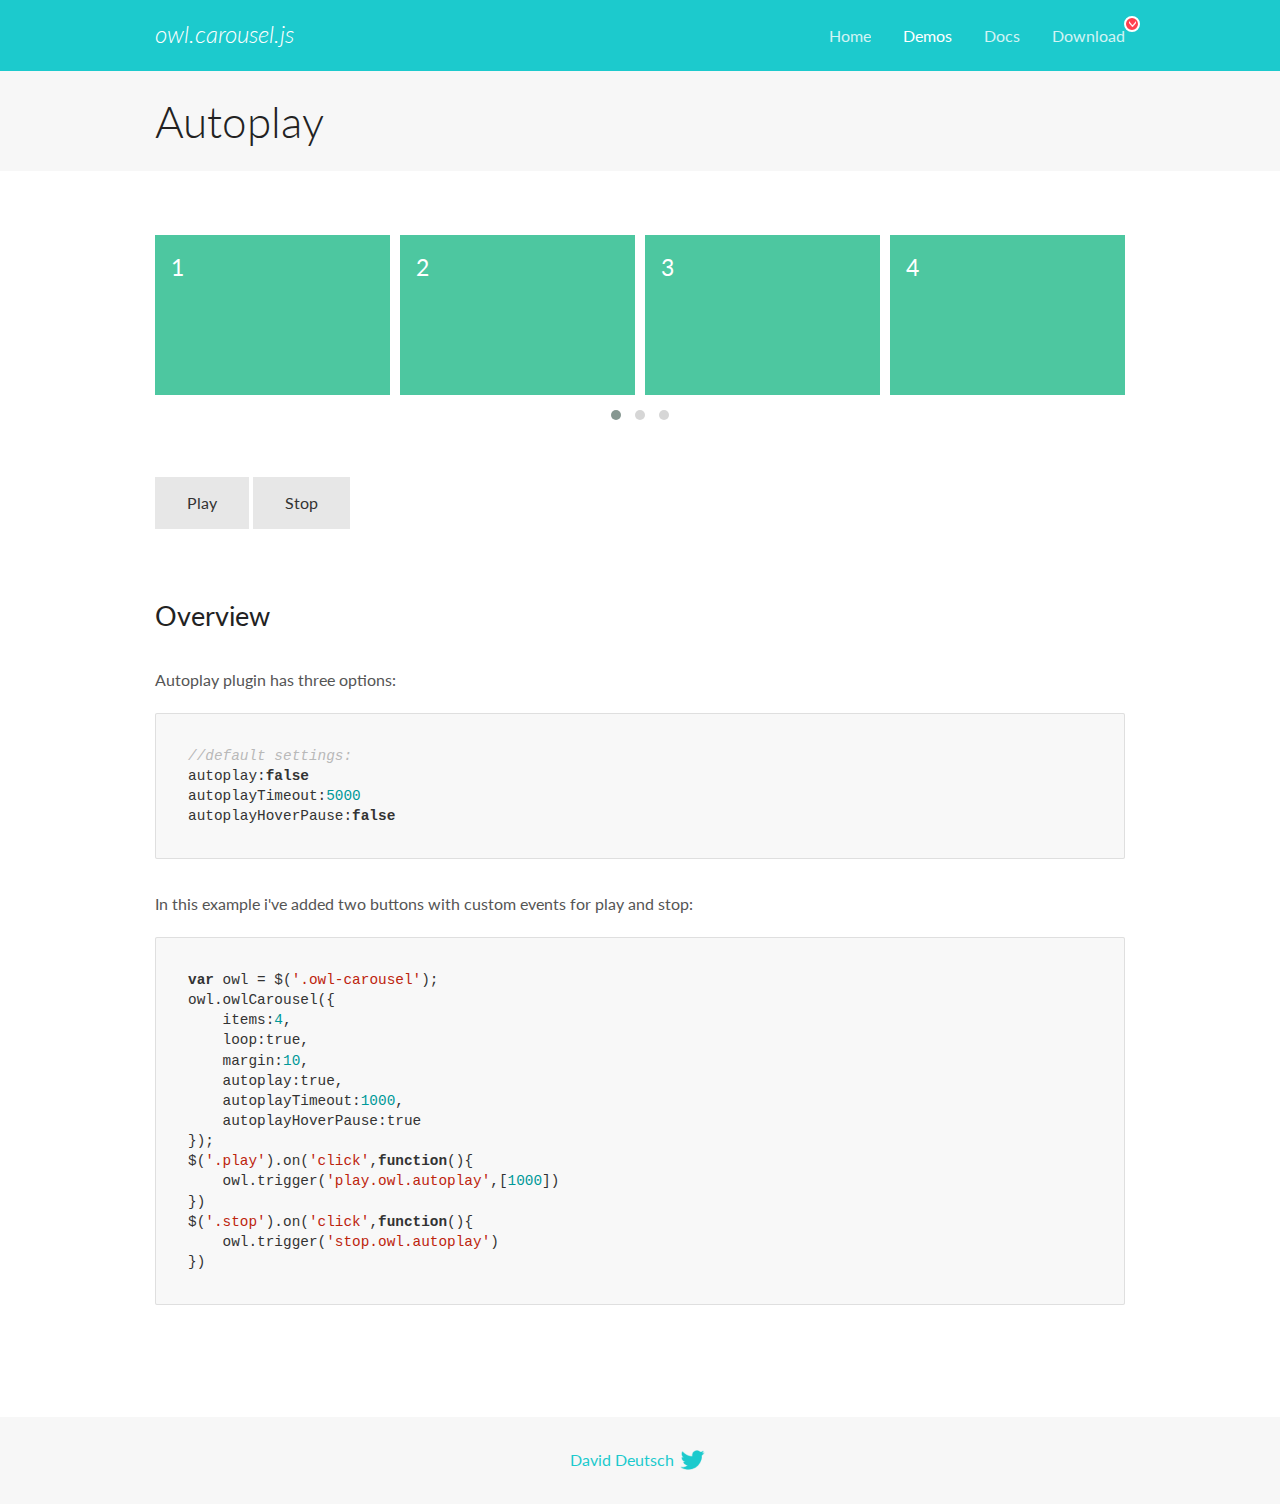
<file: owlCarousel/docs/demos/autoplay.html>
<!DOCTYPE html>
<html lang="en">
  <head>

    <!-- head -->
    <meta charset="utf-8">
    <meta name="msapplication-tap-highlight" content="no" />
    <meta name="viewport" content="width=device-width, initial-scale=1.0" />
    <meta name="description" content="Autoplay usage demo">
    <meta name="author" content="David Deutsch">
    <title>
      Autoplay Demo | Owl Carousel | 2.3.4
    </title>

    <!-- Stylesheets -->
    <link href='https://fonts.googleapis.com/css?family=Lato:300,400,700,400italic,300italic' rel='stylesheet' type='text/css'>
    <link rel="stylesheet" href="../assets/css/docs.theme.min.css">

    <!-- Owl Stylesheets -->
    <link rel="stylesheet" href="../assets/owlcarousel/assets/owl.carousel.min.css">
    <link rel="stylesheet" href="../assets/owlcarousel/assets/owl.theme.default.min.css">

    <!-- HTML5 shim and Respond.js IE8 support of HTML5 elements and media queries -->

    <!--[if lt IE 9]>
      <script src="https://oss.maxcdn.com/libs/html5shiv/3.7.0/html5shiv.js"></script>
      <script src="https://oss.maxcdn.com/libs/respond.js/1.3.0/respond.min.js"></script>
    <![endif]-->

    <!-- Favicons -->
    <link rel="apple-touch-icon-precomposed" sizes="144x144" href="../assets/ico/apple-touch-icon-144-precomposed.png">
    <link rel="shortcut icon" href="../assets/ico/favicon.png">
    <link rel="shortcut icon" href="favicon.ico">

    <!-- Yeah i know js should not be in header. Its required for demos.-->

    <!-- javascript -->
    <script src="../assets/vendors/jquery.min.js"></script>
    <script src="../assets/owlcarousel/owl.carousel.js"></script>
  </head>
  <body>

    <!-- header -->
    <header class="header">
      <div class="row">
        <div class="large-12 columns">
          <div class="brand left">
            <h3>
              <a href="/OwlCarousel2/">owl.carousel.js</a> 
            </h3>
          </div>
          <a id="toggle-nav" class="right">
            <span></span> <span></span> <span></span> 
          </a> 
          <div class="nav-bar">
            <ul class="clearfix">
              <li> <a href="/OwlCarousel2/index.html">Home</a>  </li>
              <li class="active">
                <a href="/OwlCarousel2/demos/demos.html">Demos</a> 
              </li>
              <li> <a href="/OwlCarousel2/docs/started-welcome.html">Docs</a>  </li>
              <li>
                <a href="https://github.com/OwlCarousel2/OwlCarousel2/archive/2.3.4.zip">Download</a> 
                <span class="download"></span> 
              </li>
            </ul>
          </div>
        </div>
      </div>
    </header>

    <!-- title -->
    <section class="title">
      <div class="row">
        <div class="large-12 columns">
          <h1>Autoplay</h1>
        </div>
      </div>
    </section>

    <!--  Demos -->
    <section id="demos">
      <div class="row">
        <div class="large-12 columns">
          <div class="owl-carousel owl-theme">
            <div class="item">
              <h4>1</h4>
            </div>
            <div class="item">
              <h4>2</h4>
            </div>
            <div class="item">
              <h4>3</h4>
            </div>
            <div class="item">
              <h4>4</h4>
            </div>
            <div class="item">
              <h4>5</h4>
            </div>
            <div class="item">
              <h4>6</h4>
            </div>
            <div class="item">
              <h4>7</h4>
            </div>
            <div class="item">
              <h4>8</h4>
            </div>
            <div class="item">
              <h4>9</h4>
            </div>
            <div class="item">
              <h4>10</h4>
            </div>
            <div class="item">
              <h4>11</h4>
            </div>
            <div class="item">
              <h4>12</h4>
            </div>
          </div>
          <a class="button secondary play">Play</a> 
          <a class="button secondary stop">Stop</a> 
          <h3 id="overview">Overview</h3>
          <p>Autoplay plugin has three options:</p>
          <pre><code>//default settings:
autoplay:false
autoplayTimeout:5000
autoplayHoverPause:false</code></pre>
          <p>In this example i&#39;ve added two buttons with custom events for play and stop:</p>
          <pre><code>var owl = $(&#39;.owl-carousel&#39;);
owl.owlCarousel({
    items:4,
    loop:true,
    margin:10,
    autoplay:true,
    autoplayTimeout:1000,
    autoplayHoverPause:true
});
$(&#39;.play&#39;).on(&#39;click&#39;,function(){
    owl.trigger(&#39;play.owl.autoplay&#39;,[1000])
})
$(&#39;.stop&#39;).on(&#39;click&#39;,function(){
    owl.trigger(&#39;stop.owl.autoplay&#39;)
})</code></pre>
          <script>
            $(document).ready(function() {
              var owl = $('.owl-carousel');
              owl.owlCarousel({
                items: 4,
                loop: true,
                margin: 10,
                autoplay: true,
                autoplayTimeout: 1000,
                autoplayHoverPause: true
              });
              $('.play').on('click', function() {
                owl.trigger('play.owl.autoplay', [1000])
              })
              $('.stop').on('click', function() {
                owl.trigger('stop.owl.autoplay')
              })
            })
          </script>
        </div>
      </div>
    </section>

    <!-- footer -->
    <footer class="footer">
      <div class="row">
        <div class="large-12 columns">
          <h5>
            <a href="/OwlCarousel2/docs/support-contact.html">David Deutsch</a> 
            <a id="custom-tweet-button" href="https://twitter.com/share?url=https://github.com/OwlCarousel2/OwlCarousel2&text=Owl Carousel - This is so awesome! " target="_blank"></a> 
          </h5>
        </div>
      </div>
    </footer>

    <!-- vendors -->
    <script src="../assets/vendors/highlight.js"></script>
    <script src="../assets/js/app.js"></script>
  </body>
</html>
</file>
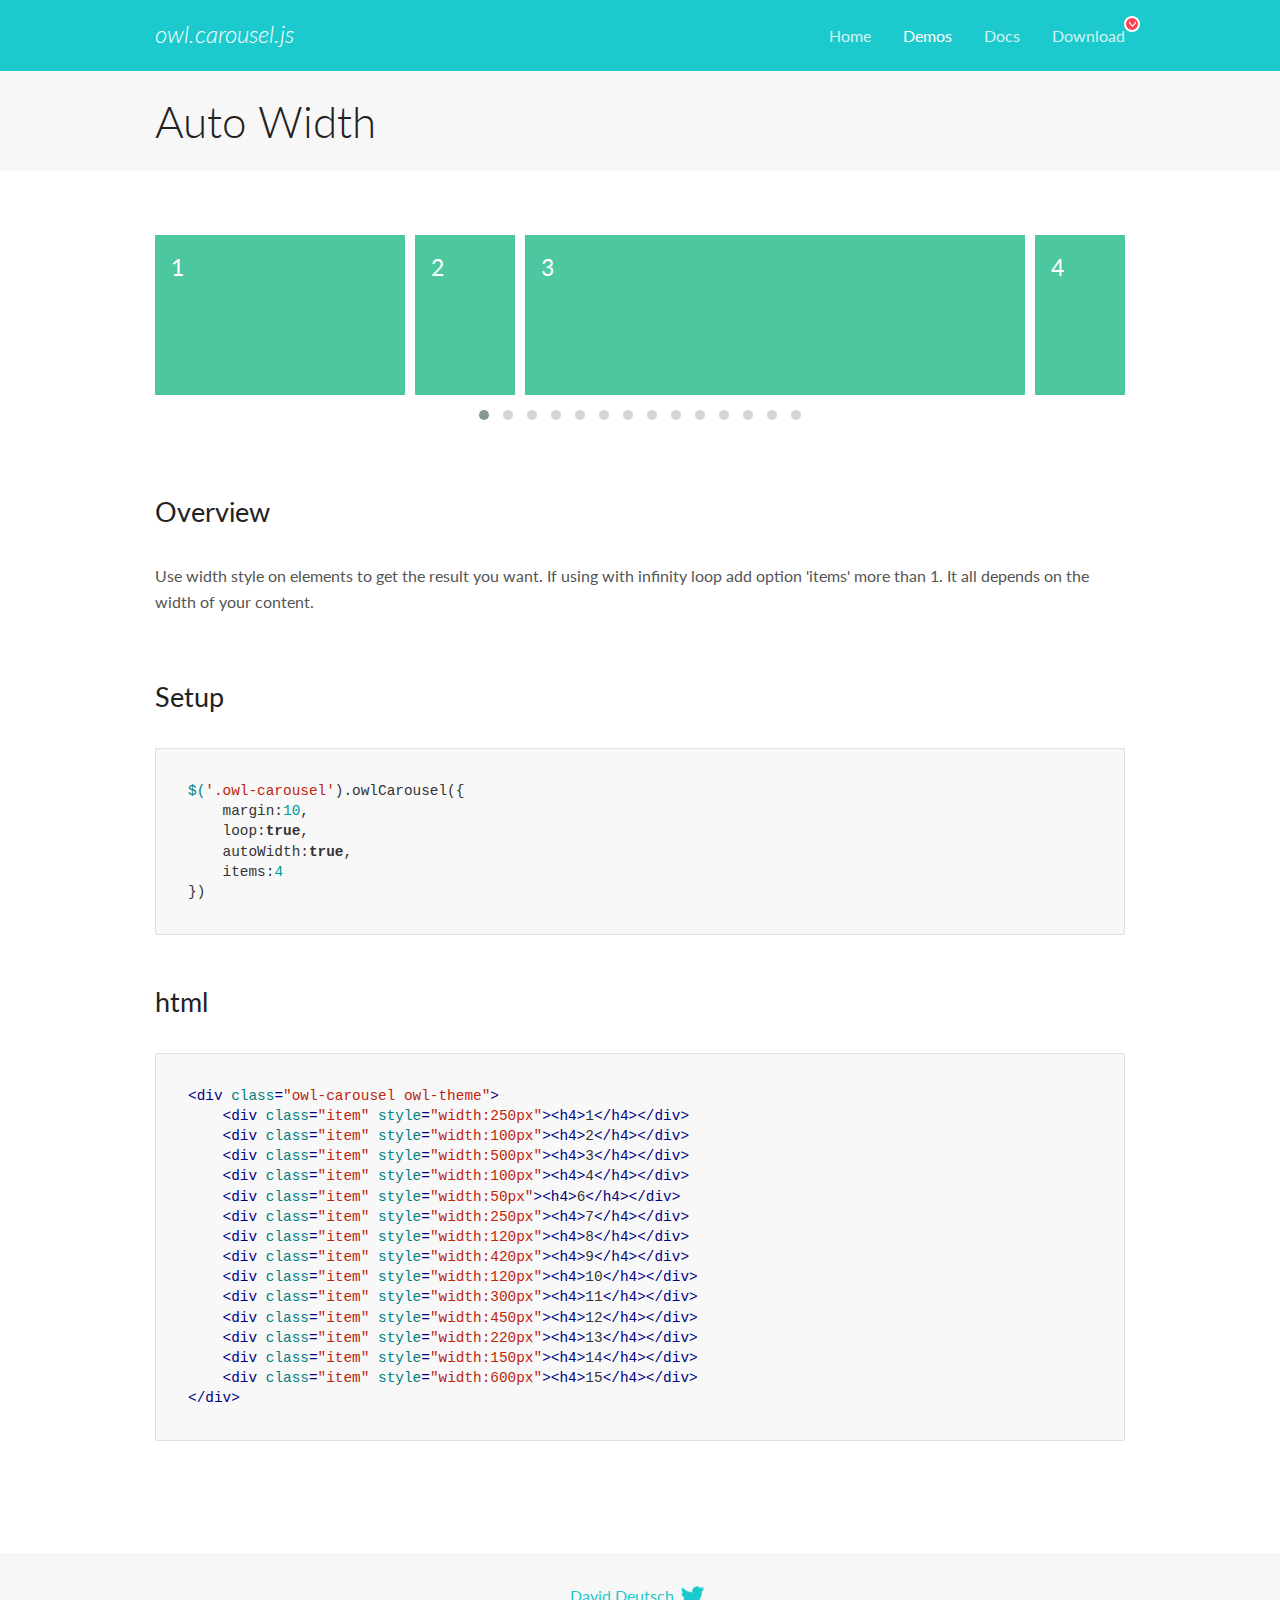
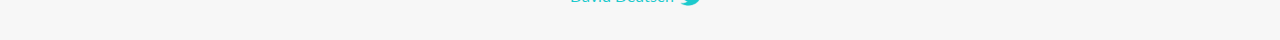
<file: owlCarousel/docs/demos/autowidth.html>
<!DOCTYPE html>
<html lang="en">
  <head>

    <!-- head -->
    <meta charset="utf-8">
    <meta name="msapplication-tap-highlight" content="no" />
    <meta name="viewport" content="width=device-width, initial-scale=1.0" />
    <meta name="description" content="Auto Width">
    <meta name="author" content="David Deutsch">
    <title>
      Auto Width Demo | Owl Carousel | 2.3.4
    </title>

    <!-- Stylesheets -->
    <link href='https://fonts.googleapis.com/css?family=Lato:300,400,700,400italic,300italic' rel='stylesheet' type='text/css'>
    <link rel="stylesheet" href="../assets/css/docs.theme.min.css">

    <!-- Owl Stylesheets -->
    <link rel="stylesheet" href="../assets/owlcarousel/assets/owl.carousel.min.css">
    <link rel="stylesheet" href="../assets/owlcarousel/assets/owl.theme.default.min.css">

    <!-- HTML5 shim and Respond.js IE8 support of HTML5 elements and media queries -->

    <!--[if lt IE 9]>
      <script src="https://oss.maxcdn.com/libs/html5shiv/3.7.0/html5shiv.js"></script>
      <script src="https://oss.maxcdn.com/libs/respond.js/1.3.0/respond.min.js"></script>
    <![endif]-->

    <!-- Favicons -->
    <link rel="apple-touch-icon-precomposed" sizes="144x144" href="../assets/ico/apple-touch-icon-144-precomposed.png">
    <link rel="shortcut icon" href="../assets/ico/favicon.png">
    <link rel="shortcut icon" href="favicon.ico">

    <!-- Yeah i know js should not be in header. Its required for demos.-->

    <!-- javascript -->
    <script src="../assets/vendors/jquery.min.js"></script>
    <script src="../assets/owlcarousel/owl.carousel.js"></script>
  </head>
  <body>

    <!-- header -->
    <header class="header">
      <div class="row">
        <div class="large-12 columns">
          <div class="brand left">
            <h3>
              <a href="/OwlCarousel2/">owl.carousel.js</a> 
            </h3>
          </div>
          <a id="toggle-nav" class="right">
            <span></span> <span></span> <span></span> 
          </a> 
          <div class="nav-bar">
            <ul class="clearfix">
              <li> <a href="/OwlCarousel2/index.html">Home</a>  </li>
              <li class="active">
                <a href="/OwlCarousel2/demos/demos.html">Demos</a> 
              </li>
              <li> <a href="/OwlCarousel2/docs/started-welcome.html">Docs</a>  </li>
              <li>
                <a href="https://github.com/OwlCarousel2/OwlCarousel2/archive/2.3.4.zip">Download</a> 
                <span class="download"></span> 
              </li>
            </ul>
          </div>
        </div>
      </div>
    </header>

    <!-- title -->
    <section class="title">
      <div class="row">
        <div class="large-12 columns">
          <h1>Auto Width</h1>
        </div>
      </div>
    </section>

    <!--  Demos -->
    <section id="demos">
      <div class="row">
        <div class="large-12 columns">
          <div class="owl-carousel owl-theme">
            <div class="item" style="width:250px">
              <h4>1</h4>
            </div>
            <div class="item" style="width:100px">
              <h4>2</h4>
            </div>
            <div class="item" style="width:500px">
              <h4>3</h4>
            </div>
            <div class="item" style="width:100px">
              <h4>4</h4>
            </div>
            <div class="item" style="width:50px">
              <h4>6</h4>
            </div>
            <div class="item" style="width:250px">
              <h4>7</h4>
            </div>
            <div class="item" style="width:120px">
              <h4>8</h4>
            </div>
            <div class="item" style="width:420px">
              <h4>9</h4>
            </div>
            <div class="item" style="width:120px">
              <h4>10</h4>
            </div>
            <div class="item" style="width:300px">
              <h4>11</h4>
            </div>
            <div class="item" style="width:450px">
              <h4>12</h4>
            </div>
            <div class="item" style="width:220px">
              <h4>13</h4>
            </div>
            <div class="item" style="width:150px">
              <h4>14</h4>
            </div>
            <div class="item" style="width:600px">
              <h4>15</h4>
            </div>
          </div>
          <h3 id="overview">Overview</h3>
          <p>Use width style on elements to get the result you want. If using with infinity loop add option &#39;items&#39; more than 1. It all depends on the width of your content.</p>
          <h3 id="setup">Setup</h3>
          <pre><code>$(&#39;.owl-carousel&#39;).owlCarousel({
    margin:10,
    loop:true,
    autoWidth:true,
    items:4
})</code></pre>
          <h3 id="html">html</h3>
          <pre><code>&lt;div class=&quot;owl-carousel owl-theme&quot;&gt;
    &lt;div class=&quot;item&quot; style=&quot;width:250px&quot;&gt;&lt;h4&gt;1&lt;/h4&gt;&lt;/div&gt;
    &lt;div class=&quot;item&quot; style=&quot;width:100px&quot;&gt;&lt;h4&gt;2&lt;/h4&gt;&lt;/div&gt;
    &lt;div class=&quot;item&quot; style=&quot;width:500px&quot;&gt;&lt;h4&gt;3&lt;/h4&gt;&lt;/div&gt;
    &lt;div class=&quot;item&quot; style=&quot;width:100px&quot;&gt;&lt;h4&gt;4&lt;/h4&gt;&lt;/div&gt;
    &lt;div class=&quot;item&quot; style=&quot;width:50px&quot;&gt;&lt;h4&gt;6&lt;/h4&gt;&lt;/div&gt;
    &lt;div class=&quot;item&quot; style=&quot;width:250px&quot;&gt;&lt;h4&gt;7&lt;/h4&gt;&lt;/div&gt;
    &lt;div class=&quot;item&quot; style=&quot;width:120px&quot;&gt;&lt;h4&gt;8&lt;/h4&gt;&lt;/div&gt;
    &lt;div class=&quot;item&quot; style=&quot;width:420px&quot;&gt;&lt;h4&gt;9&lt;/h4&gt;&lt;/div&gt;
    &lt;div class=&quot;item&quot; style=&quot;width:120px&quot;&gt;&lt;h4&gt;10&lt;/h4&gt;&lt;/div&gt;
    &lt;div class=&quot;item&quot; style=&quot;width:300px&quot;&gt;&lt;h4&gt;11&lt;/h4&gt;&lt;/div&gt;
    &lt;div class=&quot;item&quot; style=&quot;width:450px&quot;&gt;&lt;h4&gt;12&lt;/h4&gt;&lt;/div&gt;
    &lt;div class=&quot;item&quot; style=&quot;width:220px&quot;&gt;&lt;h4&gt;13&lt;/h4&gt;&lt;/div&gt;
    &lt;div class=&quot;item&quot; style=&quot;width:150px&quot;&gt;&lt;h4&gt;14&lt;/h4&gt;&lt;/div&gt;
    &lt;div class=&quot;item&quot; style=&quot;width:600px&quot;&gt;&lt;h4&gt;15&lt;/h4&gt;&lt;/div&gt;
&lt;/div&gt;</code></pre>
          <script>
            $(document).ready(function() {
              $('.owl-carousel').owlCarousel({
                margin: 10,
                loop: true,
                autoWidth: true,
                items: 4
              })
            })
          </script>
        </div>
      </div>
    </section>

    <!-- footer -->
    <footer class="footer">
      <div class="row">
        <div class="large-12 columns">
          <h5>
            <a href="/OwlCarousel2/docs/support-contact.html">David Deutsch</a> 
            <a id="custom-tweet-button" href="https://twitter.com/share?url=https://github.com/OwlCarousel2/OwlCarousel2&text=Owl Carousel - This is so awesome! " target="_blank"></a> 
          </h5>
        </div>
      </div>
    </footer>

    <!-- vendors -->
    <script src="../assets/vendors/highlight.js"></script>
    <script src="../assets/js/app.js"></script>
  </body>
</html>
</file>
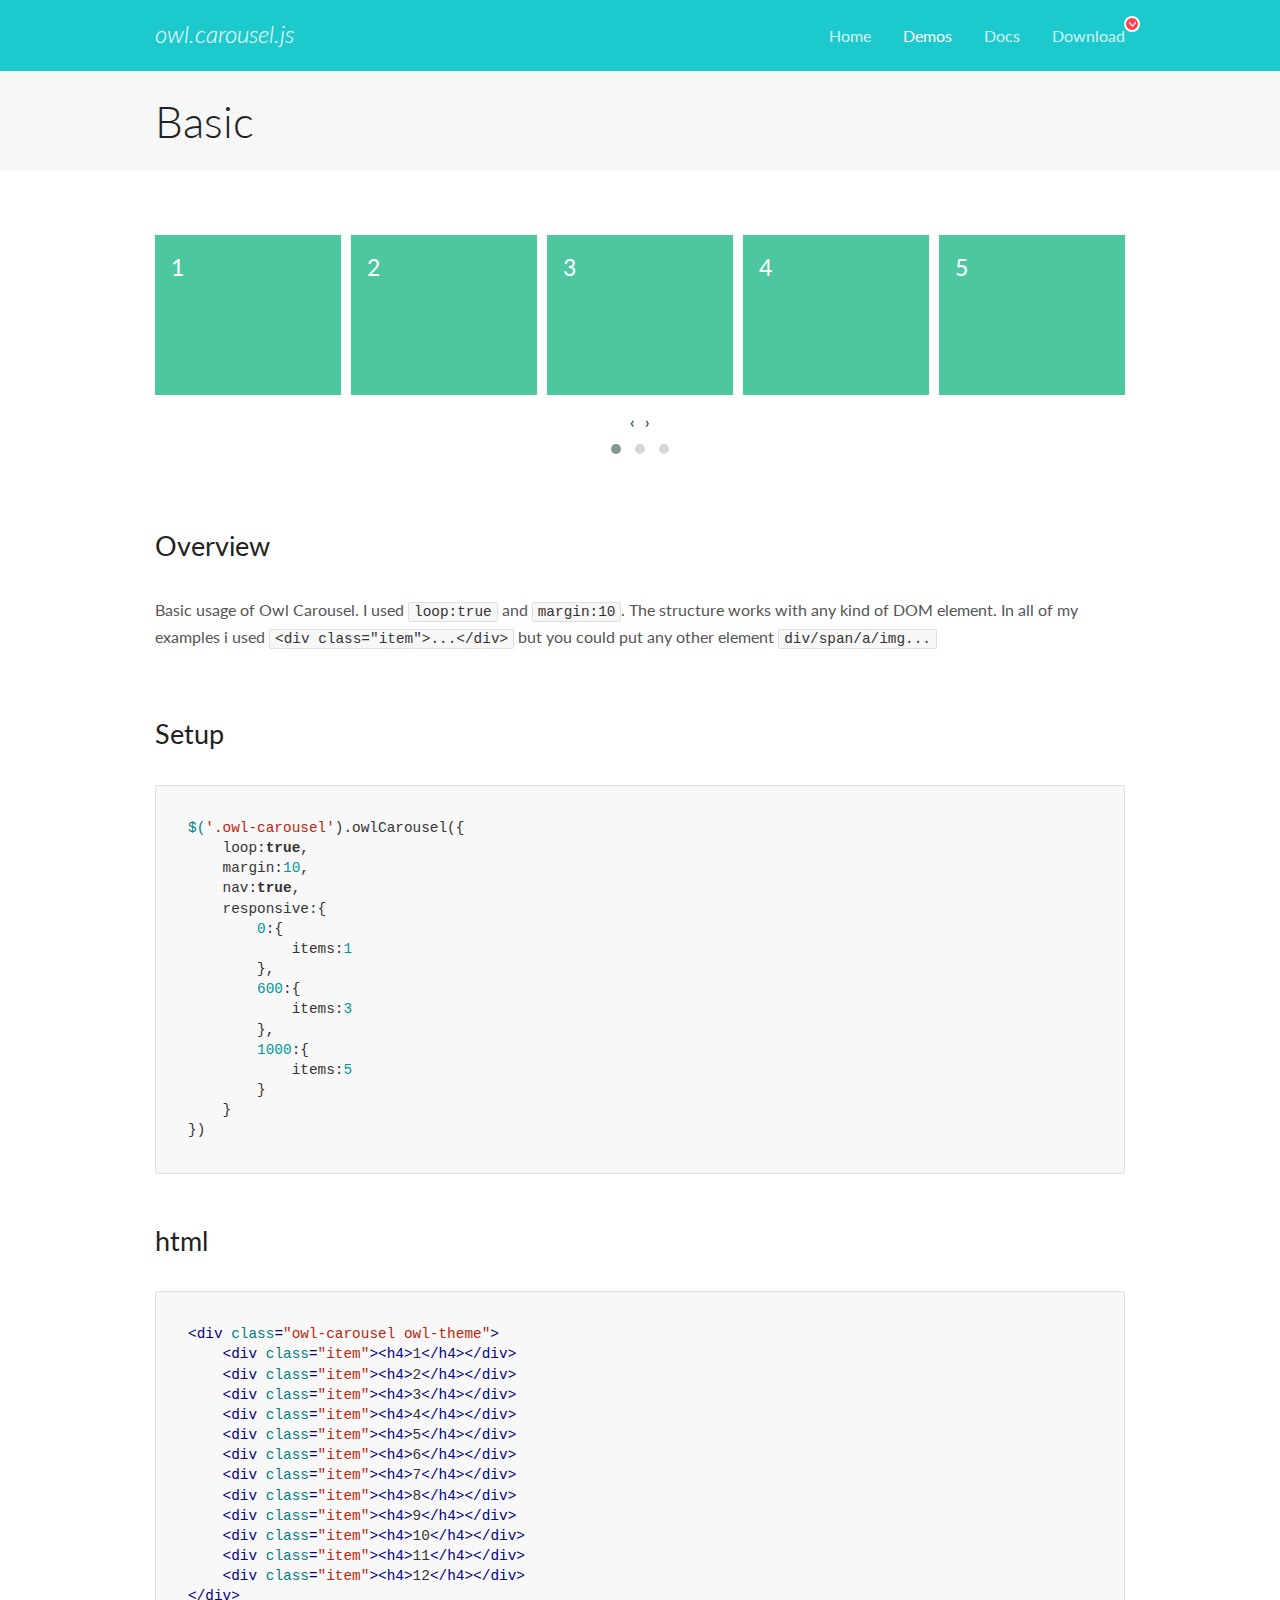
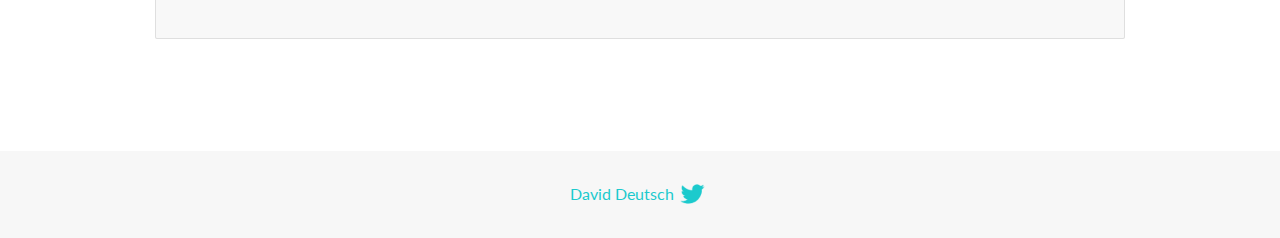
<file: owlCarousel/docs/demos/basic.html>
<!DOCTYPE html>
<html lang="en">
  <head>

    <!-- head -->
    <meta charset="utf-8">
    <meta name="msapplication-tap-highlight" content="no" />
    <meta name="viewport" content="width=device-width, initial-scale=1.0" />
    <meta name="description" content="Basic usage demo">
    <meta name="author" content="David Deutsch">
    <title>
      Basic Demo | Owl Carousel | 2.3.4
    </title>

    <!-- Stylesheets -->
    <link href='https://fonts.googleapis.com/css?family=Lato:300,400,700,400italic,300italic' rel='stylesheet' type='text/css'>
    <link rel="stylesheet" href="../assets/css/docs.theme.min.css">

    <!-- Owl Stylesheets -->
    <link rel="stylesheet" href="../assets/owlcarousel/assets/owl.carousel.min.css">
    <link rel="stylesheet" href="../assets/owlcarousel/assets/owl.theme.default.min.css">

    <!-- HTML5 shim and Respond.js IE8 support of HTML5 elements and media queries -->

    <!--[if lt IE 9]>
      <script src="https://oss.maxcdn.com/libs/html5shiv/3.7.0/html5shiv.js"></script>
      <script src="https://oss.maxcdn.com/libs/respond.js/1.3.0/respond.min.js"></script>
    <![endif]-->

    <!-- Favicons -->
    <link rel="apple-touch-icon-precomposed" sizes="144x144" href="../assets/ico/apple-touch-icon-144-precomposed.png">
    <link rel="shortcut icon" href="../assets/ico/favicon.png">
    <link rel="shortcut icon" href="favicon.ico">

    <!-- Yeah i know js should not be in header. Its required for demos.-->

    <!-- javascript -->
    <script src="../assets/vendors/jquery.min.js"></script>
    <script src="../assets/owlcarousel/owl.carousel.js"></script>
  </head>
  <body>

    <!-- header -->
    <header class="header">
      <div class="row">
        <div class="large-12 columns">
          <div class="brand left">
            <h3>
              <a href="/OwlCarousel2/">owl.carousel.js</a> 
            </h3>
          </div>
          <a id="toggle-nav" class="right">
            <span></span> <span></span> <span></span> 
          </a> 
          <div class="nav-bar">
            <ul class="clearfix">
              <li> <a href="/OwlCarousel2/index.html">Home</a>  </li>
              <li class="active">
                <a href="/OwlCarousel2/demos/demos.html">Demos</a> 
              </li>
              <li> <a href="/OwlCarousel2/docs/started-welcome.html">Docs</a>  </li>
              <li>
                <a href="https://github.com/OwlCarousel2/OwlCarousel2/archive/2.3.4.zip">Download</a> 
                <span class="download"></span> 
              </li>
            </ul>
          </div>
        </div>
      </div>
    </header>

    <!-- title -->
    <section class="title">
      <div class="row">
        <div class="large-12 columns">
          <h1>Basic</h1>
        </div>
      </div>
    </section>

    <!--  Demos -->
    <section id="demos">
      <div class="row">
        <div class="large-12 columns">
          <div class="owl-carousel owl-theme">
            <div class="item">
              <h4>1</h4>
            </div>
            <div class="item">
              <h4>2</h4>
            </div>
            <div class="item">
              <h4>3</h4>
            </div>
            <div class="item">
              <h4>4</h4>
            </div>
            <div class="item">
              <h4>5</h4>
            </div>
            <div class="item">
              <h4>6</h4>
            </div>
            <div class="item">
              <h4>7</h4>
            </div>
            <div class="item">
              <h4>8</h4>
            </div>
            <div class="item">
              <h4>9</h4>
            </div>
            <div class="item">
              <h4>10</h4>
            </div>
            <div class="item">
              <h4>11</h4>
            </div>
            <div class="item">
              <h4>12</h4>
            </div>
          </div>
          <h3 id="overview">Overview</h3>
          <p>Basic usage of Owl Carousel. I used <code>loop:true</code> and <code>margin:10</code>. The structure works with any kind of DOM element. In all of my examples i used <code>&lt;div class=&quot;item&quot;&gt;...&lt;/div&gt;</code> but you could
            put any other element <code>div/span/a/img...</code></p>
          <h3 id="setup">Setup</h3>
          <pre><code>$(&#39;.owl-carousel&#39;).owlCarousel({
    loop:true,
    margin:10,
    nav:true,
    responsive:{
        0:{
            items:1
        },
        600:{
            items:3
        },
        1000:{
            items:5
        }
    }
})</code></pre>
          <h3 id="html">html</h3>
          <pre><code>&lt;div class=&quot;owl-carousel owl-theme&quot;&gt;
    &lt;div class=&quot;item&quot;&gt;&lt;h4&gt;1&lt;/h4&gt;&lt;/div&gt;
    &lt;div class=&quot;item&quot;&gt;&lt;h4&gt;2&lt;/h4&gt;&lt;/div&gt;
    &lt;div class=&quot;item&quot;&gt;&lt;h4&gt;3&lt;/h4&gt;&lt;/div&gt;
    &lt;div class=&quot;item&quot;&gt;&lt;h4&gt;4&lt;/h4&gt;&lt;/div&gt;
    &lt;div class=&quot;item&quot;&gt;&lt;h4&gt;5&lt;/h4&gt;&lt;/div&gt;
    &lt;div class=&quot;item&quot;&gt;&lt;h4&gt;6&lt;/h4&gt;&lt;/div&gt;
    &lt;div class=&quot;item&quot;&gt;&lt;h4&gt;7&lt;/h4&gt;&lt;/div&gt;
    &lt;div class=&quot;item&quot;&gt;&lt;h4&gt;8&lt;/h4&gt;&lt;/div&gt;
    &lt;div class=&quot;item&quot;&gt;&lt;h4&gt;9&lt;/h4&gt;&lt;/div&gt;
    &lt;div class=&quot;item&quot;&gt;&lt;h4&gt;10&lt;/h4&gt;&lt;/div&gt;
    &lt;div class=&quot;item&quot;&gt;&lt;h4&gt;11&lt;/h4&gt;&lt;/div&gt;
    &lt;div class=&quot;item&quot;&gt;&lt;h4&gt;12&lt;/h4&gt;&lt;/div&gt;
&lt;/div&gt;</code></pre>
          <script>
            $(document).ready(function() {
              var owl = $('.owl-carousel');
              owl.owlCarousel({
                margin: 10,
                nav: true,
                loop: true,
                responsive: {
                  0: {
                    items: 1
                  },
                  600: {
                    items: 3
                  },
                  1000: {
                    items: 5
                  }
                }
              })
            })
          </script>
        </div>
      </div>
    </section>

    <!-- footer -->
    <footer class="footer">
      <div class="row">
        <div class="large-12 columns">
          <h5>
            <a href="/OwlCarousel2/docs/support-contact.html">David Deutsch</a> 
            <a id="custom-tweet-button" href="https://twitter.com/share?url=https://github.com/OwlCarousel2/OwlCarousel2&text=Owl Carousel - This is so awesome! " target="_blank"></a> 
          </h5>
        </div>
      </div>
    </footer>

    <!-- vendors -->
    <script src="../assets/vendors/highlight.js"></script>
    <script src="../assets/js/app.js"></script>
  </body>
</html>
</file>
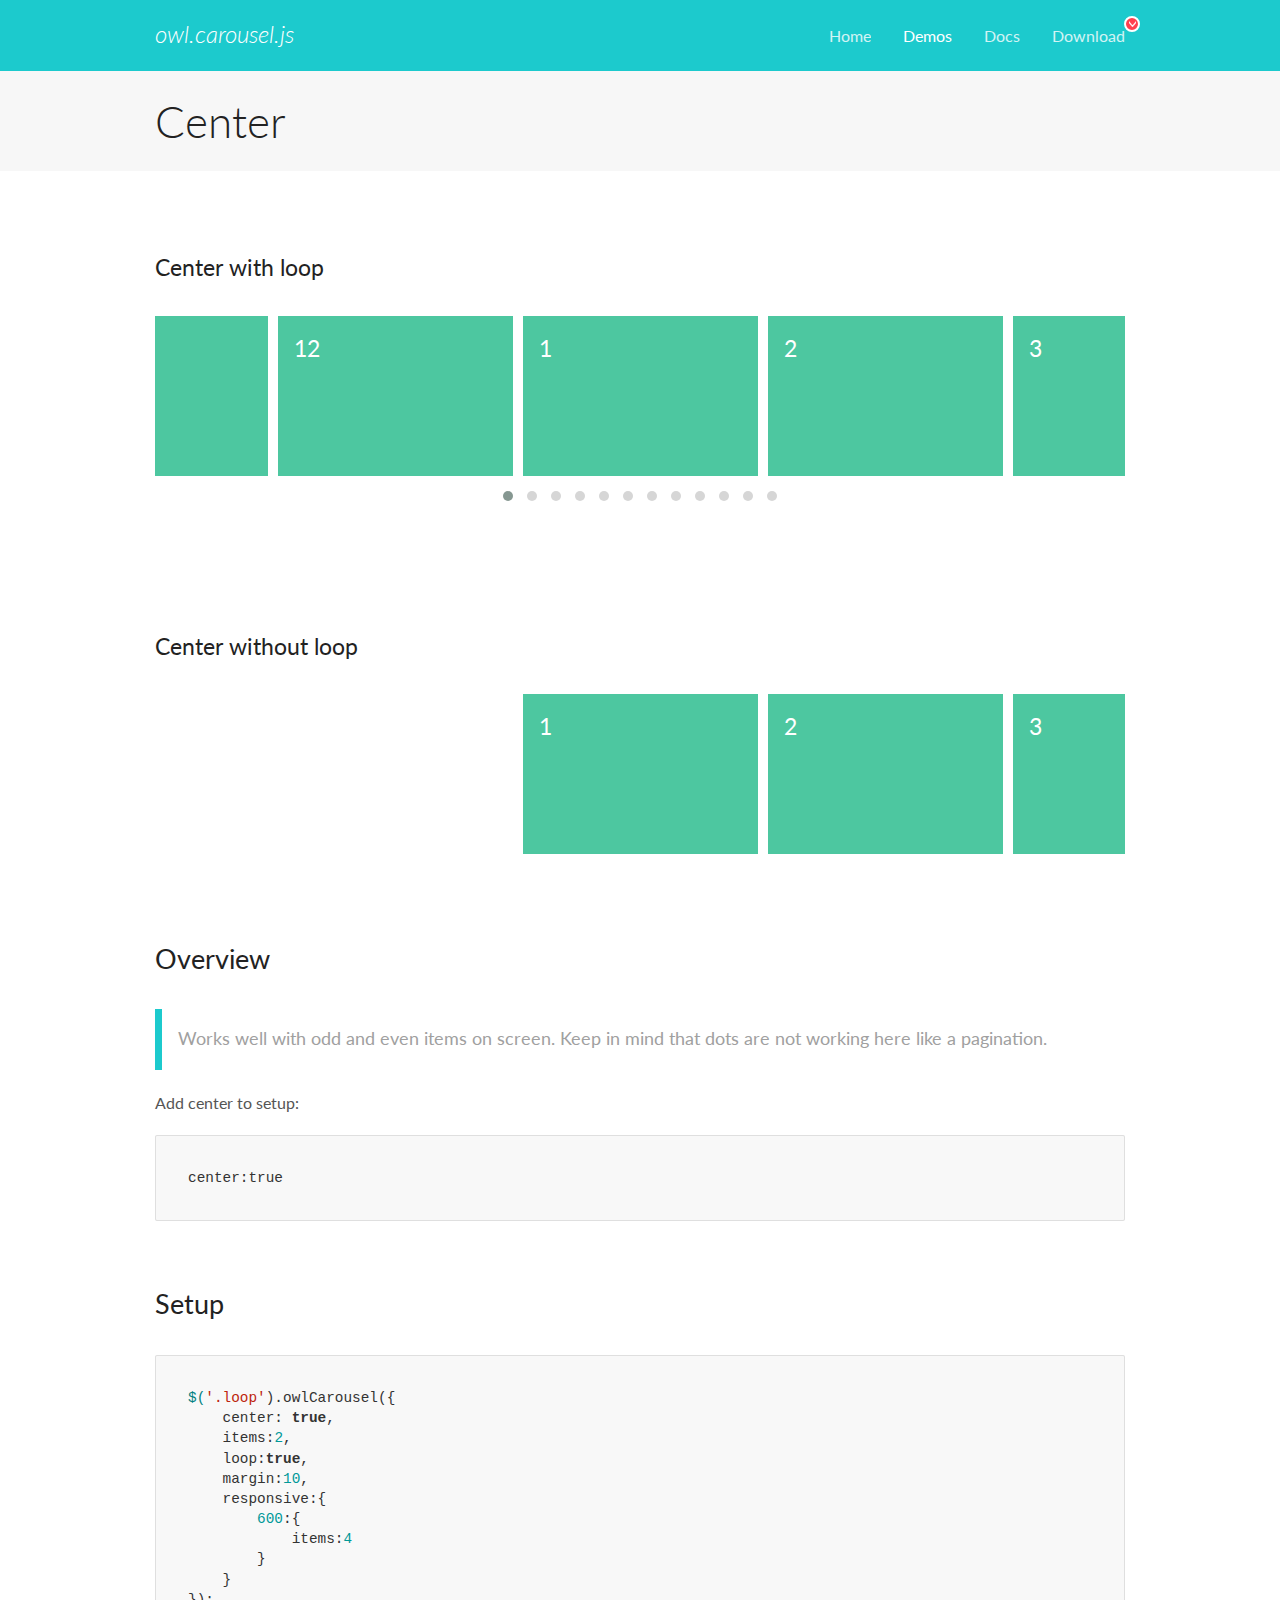
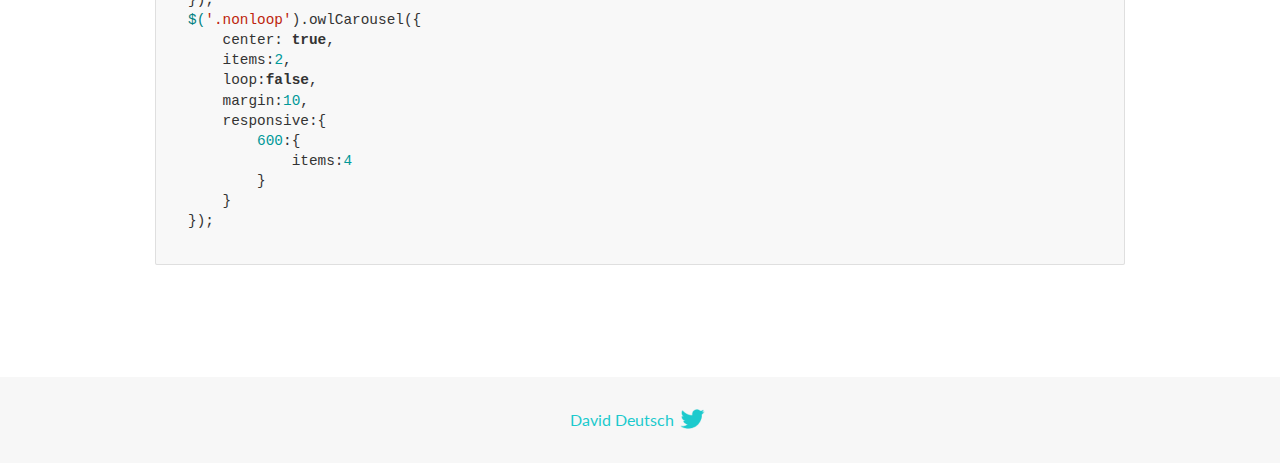
<file: owlCarousel/docs/demos/center.html>
<!DOCTYPE html>
<html lang="en">
  <head>

    <!-- head -->
    <meta charset="utf-8">
    <meta name="msapplication-tap-highlight" content="no" />
    <meta name="viewport" content="width=device-width, initial-scale=1.0" />
    <meta name="description" content="Center carousel">
    <meta name="author" content="David Deutsch">
    <title>
      Center Demo | Owl Carousel | 2.3.4
    </title>

    <!-- Stylesheets -->
    <link href='https://fonts.googleapis.com/css?family=Lato:300,400,700,400italic,300italic' rel='stylesheet' type='text/css'>
    <link rel="stylesheet" href="../assets/css/docs.theme.min.css">

    <!-- Owl Stylesheets -->
    <link rel="stylesheet" href="../assets/owlcarousel/assets/owl.carousel.min.css">
    <link rel="stylesheet" href="../assets/owlcarousel/assets/owl.theme.default.min.css">

    <!-- HTML5 shim and Respond.js IE8 support of HTML5 elements and media queries -->

    <!--[if lt IE 9]>
      <script src="https://oss.maxcdn.com/libs/html5shiv/3.7.0/html5shiv.js"></script>
      <script src="https://oss.maxcdn.com/libs/respond.js/1.3.0/respond.min.js"></script>
    <![endif]-->

    <!-- Favicons -->
    <link rel="apple-touch-icon-precomposed" sizes="144x144" href="../assets/ico/apple-touch-icon-144-precomposed.png">
    <link rel="shortcut icon" href="../assets/ico/favicon.png">
    <link rel="shortcut icon" href="favicon.ico">

    <!-- Yeah i know js should not be in header. Its required for demos.-->

    <!-- javascript -->
    <script src="../assets/vendors/jquery.min.js"></script>
    <script src="../assets/owlcarousel/owl.carousel.js"></script>
  </head>
  <body>

    <!-- header -->
    <header class="header">
      <div class="row">
        <div class="large-12 columns">
          <div class="brand left">
            <h3>
              <a href="/OwlCarousel2/">owl.carousel.js</a> 
            </h3>
          </div>
          <a id="toggle-nav" class="right">
            <span></span> <span></span> <span></span> 
          </a> 
          <div class="nav-bar">
            <ul class="clearfix">
              <li> <a href="/OwlCarousel2/index.html">Home</a>  </li>
              <li class="active">
                <a href="/OwlCarousel2/demos/demos.html">Demos</a> 
              </li>
              <li> <a href="/OwlCarousel2/docs/started-welcome.html">Docs</a>  </li>
              <li>
                <a href="https://github.com/OwlCarousel2/OwlCarousel2/archive/2.3.4.zip">Download</a> 
                <span class="download"></span> 
              </li>
            </ul>
          </div>
        </div>
      </div>
    </header>

    <!-- title -->
    <section class="title">
      <div class="row">
        <div class="large-12 columns">
          <h1>Center</h1>
        </div>
      </div>
    </section>

    <!--  Demos -->
    <section id="demos">
      <div class="row">
        <div class="large-12 columns">
          <h4 id="center-with-loop">Center with loop</h4>
          <div class="loop owl-carousel owl-theme">
            <div class="item">
              <h4>1</h4>
            </div>
            <div class="item">
              <h4>2</h4>
            </div>
            <div class="item">
              <h4>3</h4>
            </div>
            <div class="item">
              <h4>4</h4>
            </div>
            <div class="item">
              <h4>5</h4>
            </div>
            <div class="item">
              <h4>6</h4>
            </div>
            <div class="item">
              <h4>7</h4>
            </div>
            <div class="item">
              <h4>8</h4>
            </div>
            <div class="item">
              <h4>9</h4>
            </div>
            <div class="item">
              <h4>10</h4>
            </div>
            <div class="item">
              <h4>11</h4>
            </div>
            <div class="item">
              <h4>12</h4>
            </div>
          </div>
          <br>
          <h4 id="center-without-loop">Center without loop</h4>
          <div class="nonloop owl-carousel">
            <div class="item">
              <h4>1</h4>
            </div>
            <div class="item">
              <h4>2</h4>
            </div>
            <div class="item">
              <h4>3</h4>
            </div>
            <div class="item">
              <h4>4</h4>
            </div>
            <div class="item">
              <h4>5</h4>
            </div>
            <div class="item">
              <h4>6</h4>
            </div>
            <div class="item">
              <h4>7</h4>
            </div>
            <div class="item">
              <h4>8</h4>
            </div>
            <div class="item">
              <h4>9</h4>
            </div>
            <div class="item">
              <h4>10</h4>
            </div>
            <div class="item">
              <h4>11</h4>
            </div>
            <div class="item">
              <h4>12</h4>
            </div>
          </div>
          <h3 id="overview">Overview</h3>
          <blockquote>
            <p>Works well with odd and even items on screen. Keep in mind that dots are not working here like a pagination.</p>
          </blockquote>
          <p>Add center to setup:</p>
          <pre><code>center:true</code></pre>
          <h3 id="setup">Setup</h3>
          <pre><code>$(&#39;.loop&#39;).owlCarousel({
    center: true,
    items:2,
    loop:true,
    margin:10,
    responsive:{
        600:{
            items:4
        }
    }
});
$(&#39;.nonloop&#39;).owlCarousel({
    center: true,
    items:2,
    loop:false,
    margin:10,
    responsive:{
        600:{
            items:4
        }
    }
});</code></pre>
          <script>
            jQuery(document).ready(function($) {
              $('.loop').owlCarousel({
                center: true,
                items: 2,
                loop: true,
                margin: 10,
                responsive: {
                  600: {
                    items: 4
                  }
                }
              });
              $('.nonloop').owlCarousel({
                center: true,
                items: 2,
                loop: false,
                margin: 10,
                responsive: {
                  600: {
                    items: 4
                  }
                }
              });
            });
          </script>
        </div>
      </div>
    </section>

    <!-- footer -->
    <footer class="footer">
      <div class="row">
        <div class="large-12 columns">
          <h5>
            <a href="/OwlCarousel2/docs/support-contact.html">David Deutsch</a> 
            <a id="custom-tweet-button" href="https://twitter.com/share?url=https://github.com/OwlCarousel2/OwlCarousel2&text=Owl Carousel - This is so awesome! " target="_blank"></a> 
          </h5>
        </div>
      </div>
    </footer>

    <!-- vendors -->
    <script src="../assets/vendors/highlight.js"></script>
    <script src="../assets/js/app.js"></script>
  </body>
</html>
</file>
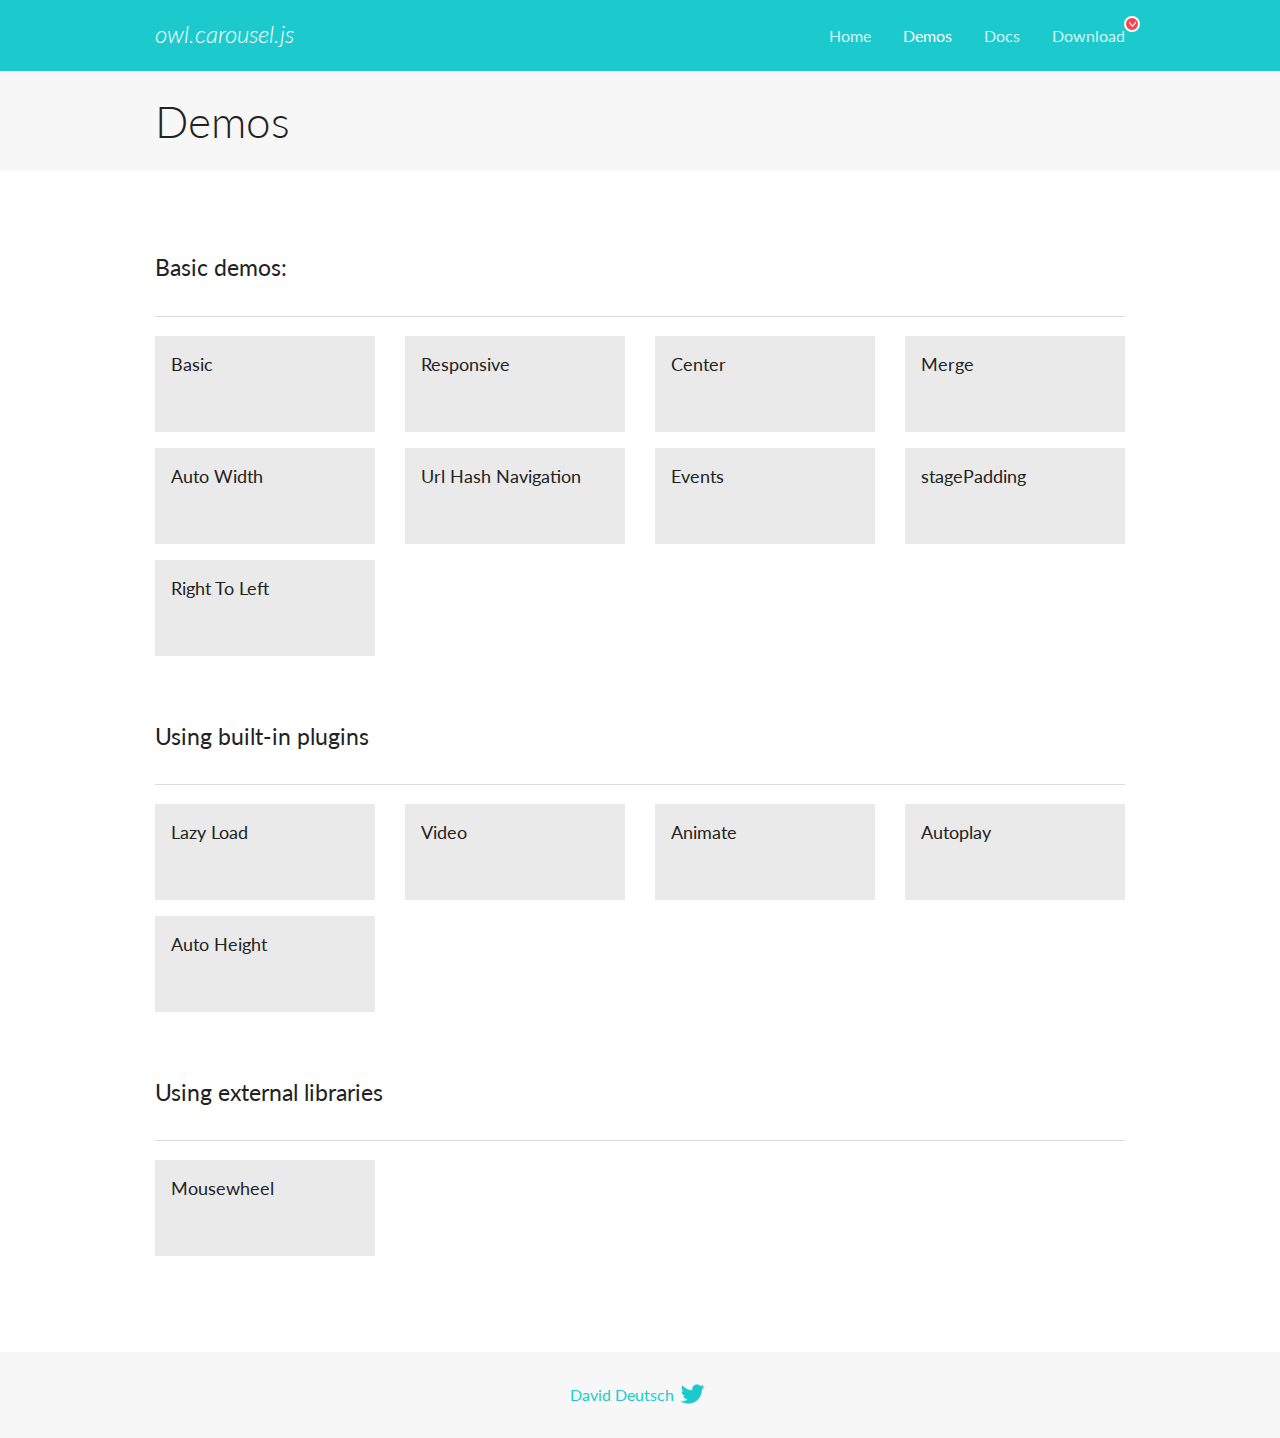
<file: owlCarousel/docs/demos/demos.html>
<!DOCTYPE html>
<html lang="en">
  <head>

    <!-- head -->
    <meta charset="utf-8">
    <meta name="msapplication-tap-highlight" content="no" />
    <meta name="viewport" content="width=device-width, initial-scale=1.0" />
    <meta name="description" content="A list of Owl Carousel examples.">
    <meta name="author" content="David Deutsch">
    <title>
      Demos | Owl Carousel | 2.3.4
    </title>

    <!-- Stylesheets -->
    <link href='https://fonts.googleapis.com/css?family=Lato:300,400,700,400italic,300italic' rel='stylesheet' type='text/css'>
    <link rel="stylesheet" href="../assets/css/docs.theme.min.css">

    <!-- Owl Stylesheets -->
    <link rel="stylesheet" href="../assets/owlcarousel/assets/owl.carousel.min.css">
    <link rel="stylesheet" href="../assets/owlcarousel/assets/owl.theme.default.min.css">

    <!-- HTML5 shim and Respond.js IE8 support of HTML5 elements and media queries -->

    <!--[if lt IE 9]>
      <script src="https://oss.maxcdn.com/libs/html5shiv/3.7.0/html5shiv.js"></script>
      <script src="https://oss.maxcdn.com/libs/respond.js/1.3.0/respond.min.js"></script>
    <![endif]-->

    <!-- Favicons -->
    <link rel="apple-touch-icon-precomposed" sizes="144x144" href="../assets/ico/apple-touch-icon-144-precomposed.png">
    <link rel="shortcut icon" href="../assets/ico/favicon.png">
    <link rel="shortcut icon" href="favicon.ico">

    <!-- Yeah i know js should not be in header. Its required for demos.-->

    <!-- javascript -->
    <script src="../assets/vendors/jquery.min.js"></script>
    <script src="../assets/owlcarousel/owl.carousel.js"></script>
  </head>
  <body>

    <!-- header -->
    <header class="header">
      <div class="row">
        <div class="large-12 columns">
          <div class="brand left">
            <h3>
              <a href="/OwlCarousel2/">owl.carousel.js</a> 
            </h3>
          </div>
          <a id="toggle-nav" class="right">
            <span></span> <span></span> <span></span> 
          </a> 
          <div class="nav-bar">
            <ul class="clearfix">
              <li> <a href="/OwlCarousel2/index.html">Home</a>  </li>
              <li class="active">
                <a href="/OwlCarousel2/demos/demos.html">Demos</a> 
              </li>
              <li> <a href="/OwlCarousel2/docs/started-welcome.html">Docs</a>  </li>
              <li>
                <a href="https://github.com/OwlCarousel2/OwlCarousel2/archive/2.3.4.zip">Download</a> 
                <span class="download"></span> 
              </li>
            </ul>
          </div>
        </div>
      </div>
    </header>

    <!-- title -->
    <section class="title">
      <div class="row">
        <div class="large-12 columns">
          <h1>Demos</h1>
        </div>
      </div>
    </section>

    <!--  Demos -->
    <section id="demos">
      <div class="row">
        <div class="large-12 columns">
          <h4 id="basic-demos-">Basic demos:</h4>
          <hr>
          <div class="demo-list">
            <div class="row">
              <div class="small-6 medium-4 large-3 columns">
                <a href="basic.html" class="demo-block">
                  <h5>Basic </h5>
                </a> 
              </div>
              <div class="small-6 medium-4 large-3 columns">
                <a href="responsive.html" class="demo-block">
                  <h5>Responsive </h5>
                </a> 
              </div>
              <div class="small-6 medium-4 large-3 columns">
                <a href="center.html" class="demo-block">
                  <h5>Center </h5>
                </a> 
              </div>
              <div class="small-6 medium-4 large-3 columns">
                <a href="merge.html" class="demo-block">
                  <h5>Merge </h5>
                </a> 
              </div>
              <div class="small-6 medium-4 large-3 columns">
                <a href="autowidth.html" class="demo-block">
                  <h5>Auto Width </h5>
                </a> 
              </div>
              <div class="small-6 medium-4 large-3 columns">
                <a href="urlhashnav.html" class="demo-block">
                  <h5>Url Hash Navigation </h5>
                </a> 
              </div>
              <div class="small-6 medium-4 large-3 columns">
                <a href="events.html" class="demo-block">
                  <h5>Events </h5>
                </a> 
              </div>
              <div class="small-6 medium-4 large-3 columns">
                <a href="stagepadding.html" class="demo-block">
                  <h5>stagePadding </h5>
                </a> 
              </div>
              <div class="small-6 medium-4 large-3 columns">
                <a href="rtl.html" class="demo-block">
                  <h5>Right To Left </h5>
                </a> 
              </div>
            </div>
          </div>
          <h4 id="using-built-in-plugins">Using built-in plugins</h4>
          <hr>
          <div class="demo-list">
            <div class="row">
              <div class="small-6 medium-4 large-3 columns">
                <a href="lazyLoad.html" class="demo-block">
                  <h5>Lazy Load </h5>
                </a> 
              </div>
              <div class="small-6 medium-4 large-3 columns">
                <a href="video.html" class="demo-block">
                  <h5>Video </h5>
                </a> 
              </div>
              <div class="small-6 medium-4 large-3 columns">
                <a href="animate.html" class="demo-block">
                  <h5>Animate </h5>
                </a> 
              </div>
              <div class="small-6 medium-4 large-3 columns">
                <a href="autoplay.html" class="demo-block">
                  <h5>Autoplay </h5>
                </a> 
              </div>
              <div class="small-6 medium-4 large-3 columns">
                <a href="autoheight.html" class="demo-block">
                  <h5>Auto Height </h5>
                </a> 
              </div>
            </div>
          </div>
          <h4 id="using-external-libraries">Using external libraries</h4>
          <hr>
          <div class="demo-list">
            <div class="row">
              <div class="small-6 medium-4 large-3 columns">
                <a href="mousewheel.html" class="demo-block">
                  <h5>Mousewheel </h5>
                </a> 
              </div>
            </div>
          </div>
        </div>
      </div>
    </section>

    <!-- footer -->
    <footer class="footer">
      <div class="row">
        <div class="large-12 columns">
          <h5>
            <a href="/OwlCarousel2/docs/support-contact.html">David Deutsch</a> 
            <a id="custom-tweet-button" href="https://twitter.com/share?url=https://github.com/OwlCarousel2/OwlCarousel2&text=Owl Carousel - This is so awesome! " target="_blank"></a> 
          </h5>
        </div>
      </div>
    </footer>

    <!-- vendors -->
    <script src="../assets/vendors/highlight.js"></script>
    <script src="../assets/js/app.js"></script>
  </body>
</html>
</file>
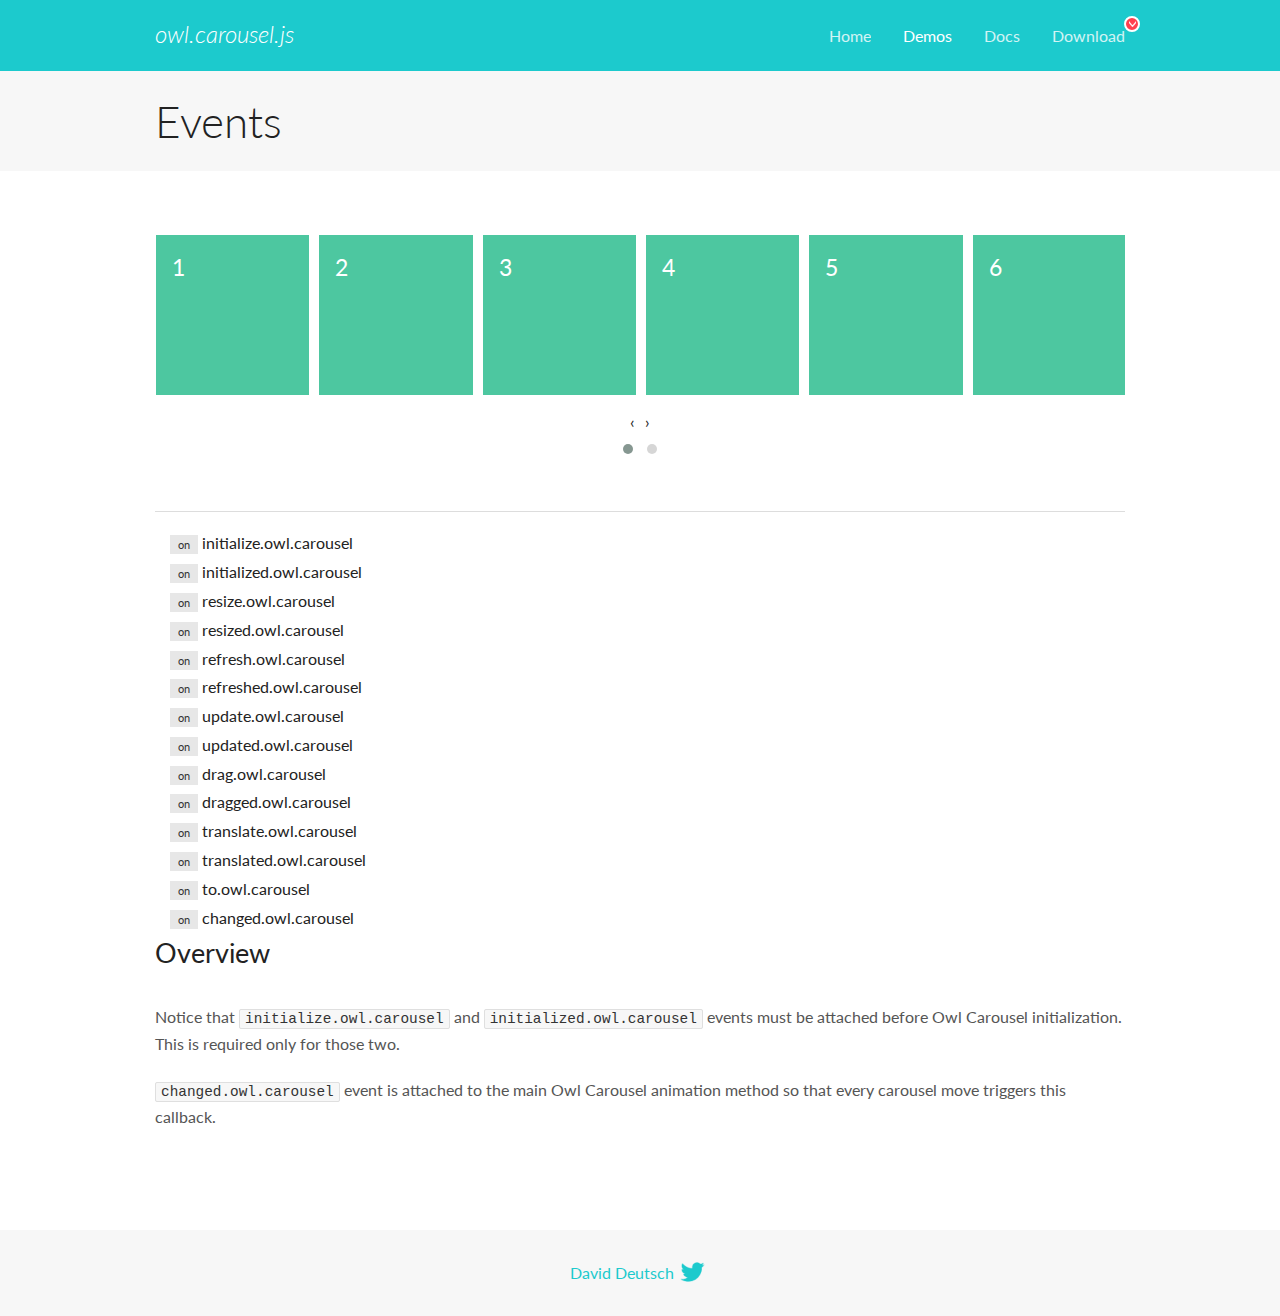
<file: owlCarousel/docs/demos/events.html>
<!DOCTYPE html>
<html lang="en">
  <head>

    <!-- head -->
    <meta charset="utf-8">
    <meta name="msapplication-tap-highlight" content="no" />
    <meta name="viewport" content="width=device-width, initial-scale=1.0" />
    <meta name="description" content="Events usage demo">
    <meta name="author" content="David Deutsch">
    <title>
      Events Demo | Owl Carousel | 2.3.4
    </title>

    <!-- Stylesheets -->
    <link href='https://fonts.googleapis.com/css?family=Lato:300,400,700,400italic,300italic' rel='stylesheet' type='text/css'>
    <link rel="stylesheet" href="../assets/css/docs.theme.min.css">

    <!-- Owl Stylesheets -->
    <link rel="stylesheet" href="../assets/owlcarousel/assets/owl.carousel.min.css">
    <link rel="stylesheet" href="../assets/owlcarousel/assets/owl.theme.default.min.css">

    <!-- HTML5 shim and Respond.js IE8 support of HTML5 elements and media queries -->

    <!--[if lt IE 9]>
      <script src="https://oss.maxcdn.com/libs/html5shiv/3.7.0/html5shiv.js"></script>
      <script src="https://oss.maxcdn.com/libs/respond.js/1.3.0/respond.min.js"></script>
    <![endif]-->

    <!-- Favicons -->
    <link rel="apple-touch-icon-precomposed" sizes="144x144" href="../assets/ico/apple-touch-icon-144-precomposed.png">
    <link rel="shortcut icon" href="../assets/ico/favicon.png">
    <link rel="shortcut icon" href="favicon.ico">

    <!-- Yeah i know js should not be in header. Its required for demos.-->

    <!-- javascript -->
    <script src="../assets/vendors/jquery.min.js"></script>
    <script src="../assets/owlcarousel/owl.carousel.js"></script>
  </head>
  <body>

    <!-- header -->
    <header class="header">
      <div class="row">
        <div class="large-12 columns">
          <div class="brand left">
            <h3>
              <a href="/OwlCarousel2/">owl.carousel.js</a> 
            </h3>
          </div>
          <a id="toggle-nav" class="right">
            <span></span> <span></span> <span></span> 
          </a> 
          <div class="nav-bar">
            <ul class="clearfix">
              <li> <a href="/OwlCarousel2/index.html">Home</a>  </li>
              <li class="active">
                <a href="/OwlCarousel2/demos/demos.html">Demos</a> 
              </li>
              <li> <a href="/OwlCarousel2/docs/started-welcome.html">Docs</a>  </li>
              <li>
                <a href="https://github.com/OwlCarousel2/OwlCarousel2/archive/2.3.4.zip">Download</a> 
                <span class="download"></span> 
              </li>
            </ul>
          </div>
        </div>
      </div>
    </header>

    <!-- title -->
    <section class="title">
      <div class="row">
        <div class="large-12 columns">
          <h1>Events</h1>
        </div>
      </div>
    </section>

    <!--  Demos -->
    <section id="demos">
      <div class="row">
        <div class="large-12 columns">
          <div class="owl-carousel owl-theme">
            <div class="item">
              <h4>1</h4>
            </div>
            <div class="item">
              <h4>2</h4>
            </div>
            <div class="item">
              <h4>3</h4>
            </div>
            <div class="item">
              <h4>4</h4>
            </div>
            <div class="item">
              <h4>5</h4>
            </div>
            <div class="item">
              <h4>6</h4>
            </div>
            <div class="item">
              <h4>7</h4>
            </div>
            <div class="item">
              <h4>8</h4>
            </div>
            <div class="item">
              <h4>9</h4>
            </div>
            <div class="item">
              <h4>10</h4>
            </div>
            <div class="item">
              <h4>11</h4>
            </div>
            <div class="item">
              <h4>12</h4>
            </div>
          </div>
          <hr>
          <div class="large-12 columns callbacks">
            <div><span class="label secondary initialize">on</span>  initialize.owl.carousel </div>
            <div><span class="label secondary initialized">on</span>  initialized.owl.carousel </div>
            <div><span class="label secondary resize">on</span>  resize.owl.carousel </div>
            <div><span class="label secondary resized">on</span>  resized.owl.carousel </div>
            <div><span class="label secondary refresh">on</span>  refresh.owl.carousel </div>
            <div><span class="label secondary refreshed">on</span>  refreshed.owl.carousel </div>
            <div><span class="label secondary update">on</span>  update.owl.carousel </div>
            <div><span class="label secondary updated">on</span>  updated.owl.carousel </div>
            <div><span class="label secondary drag">on</span>  drag.owl.carousel </div>
            <div><span class="label secondary dragged">on</span>  dragged.owl.carousel </div>
            <div><span class="label secondary translate">on</span>  translate.owl.carousel </div>
            <div><span class="label secondary translated">on</span>  translated.owl.carousel </div>
            <div><span class="label secondary to">on</span>  to.owl.carousel </div>
            <div><span class="label secondary changed">on</span>  changed.owl.carousel </div>
          </div>
          <h3 id="overview">Overview</h3>
          <p>Notice that <code>initialize.owl.carousel</code> and <code>initialized.owl.carousel</code> events must be attached before Owl Carousel initialization. This is required only for those two.</p>
          <p><code>changed.owl.carousel</code> event is attached to the main Owl Carousel animation method so that every carousel move triggers this callback.</p>
          <script>
            jQuery(document).ready(function($) {
              var owl = $('.owl-carousel');
              owl.on('initialize.owl.carousel initialized.owl.carousel ' +
                'initialize.owl.carousel initialize.owl.carousel ' +
                'resize.owl.carousel resized.owl.carousel ' +
                'refresh.owl.carousel refreshed.owl.carousel ' +
                'update.owl.carousel updated.owl.carousel ' +
                'drag.owl.carousel dragged.owl.carousel ' +
                'translate.owl.carousel translated.owl.carousel ' +
                'to.owl.carousel changed.owl.carousel',
                function(e) {
                  $('.' + e.type)
                    .removeClass('secondary')
                    .addClass('success');
                  window.setTimeout(function() {
                    $('.' + e.type)
                      .removeClass('success')
                      .addClass('secondary');
                  }, 500);
                });
              owl.owlCarousel({
                loop: true,
                nav: true,
                lazyLoad: true,
                margin: 10,
                video: true,
                responsive: {
                  0: {
                    items: 1
                  },
                  600: {
                    items: 3
                  },
                  960: {
                    items: 5,
                  },
                  1200: {
                    items: 6
                  }
                }
              });
            });
          </script>
        </div>
      </div>
    </section>

    <!-- footer -->
    <footer class="footer">
      <div class="row">
        <div class="large-12 columns">
          <h5>
            <a href="/OwlCarousel2/docs/support-contact.html">David Deutsch</a> 
            <a id="custom-tweet-button" href="https://twitter.com/share?url=https://github.com/OwlCarousel2/OwlCarousel2&text=Owl Carousel - This is so awesome! " target="_blank"></a> 
          </h5>
        </div>
      </div>
    </footer>

    <!-- vendors -->
    <script src="../assets/vendors/highlight.js"></script>
    <script src="../assets/js/app.js"></script>
  </body>
</html>
</file>
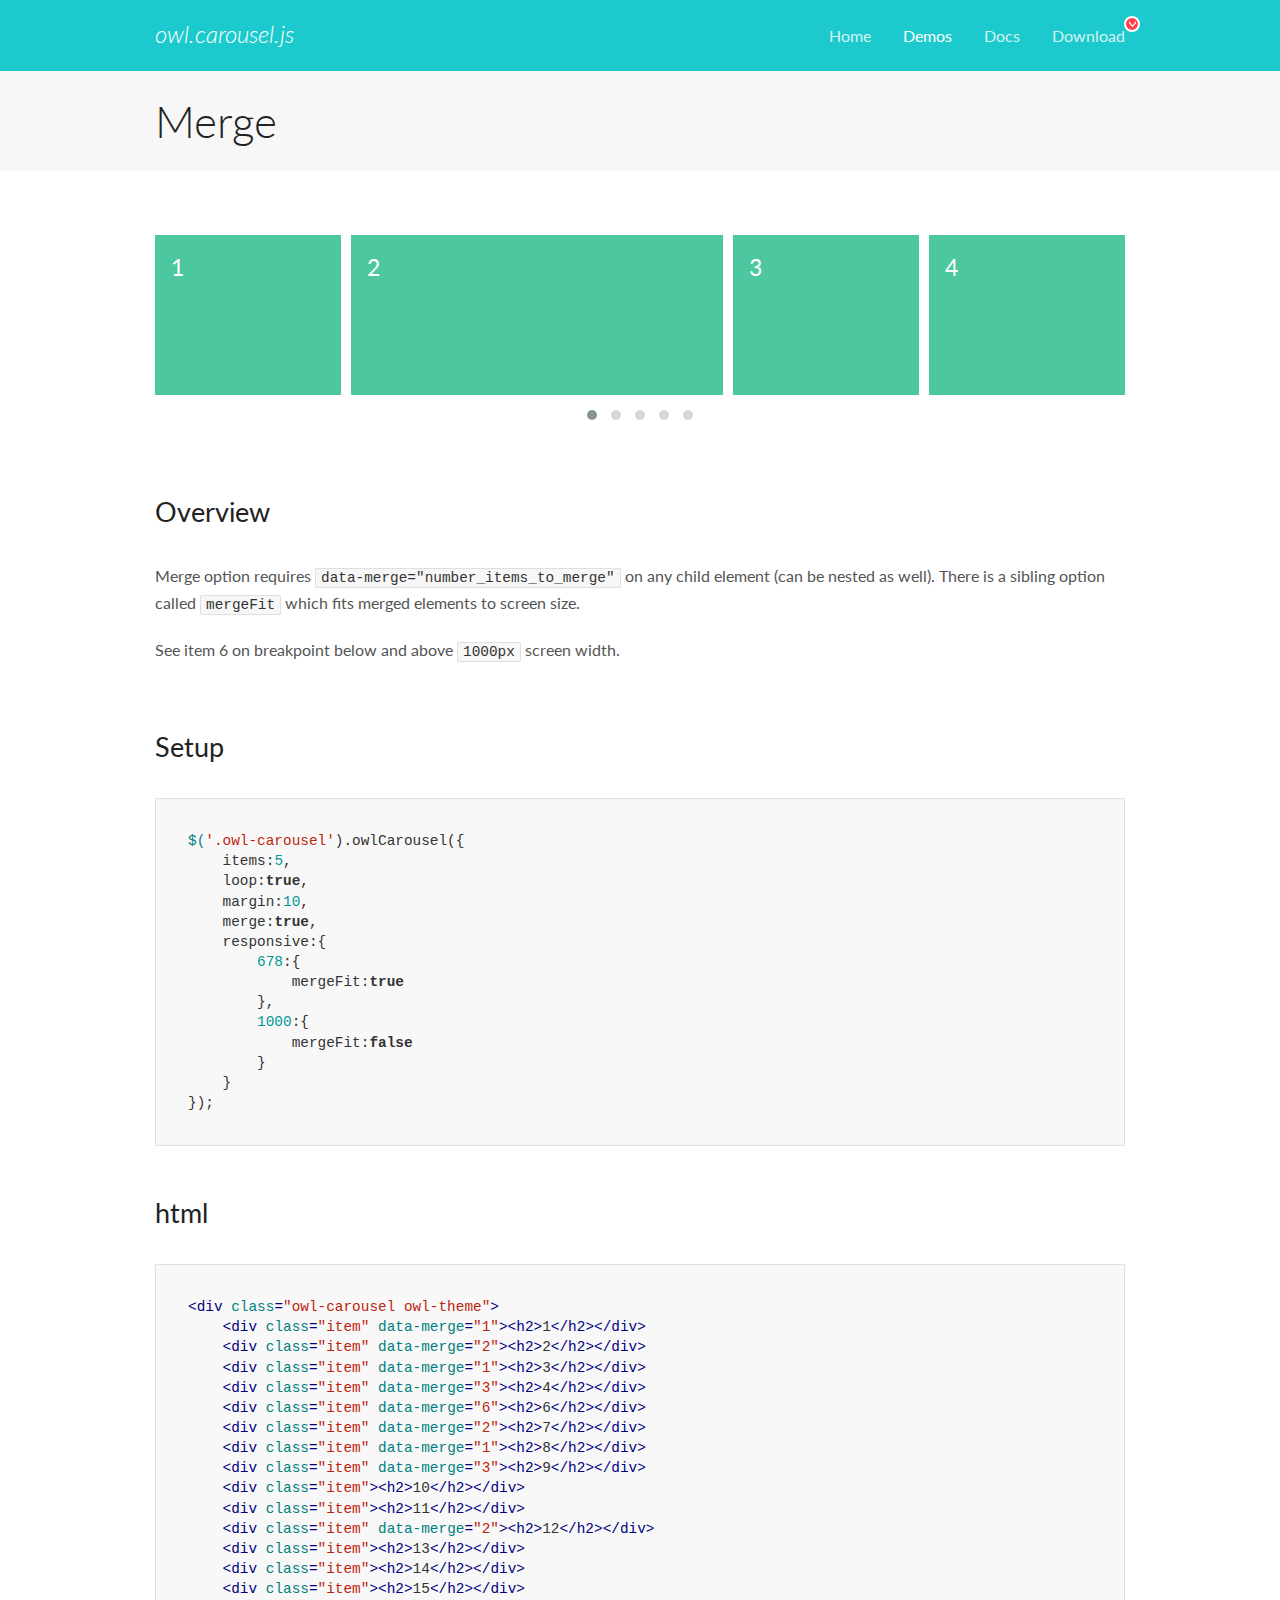
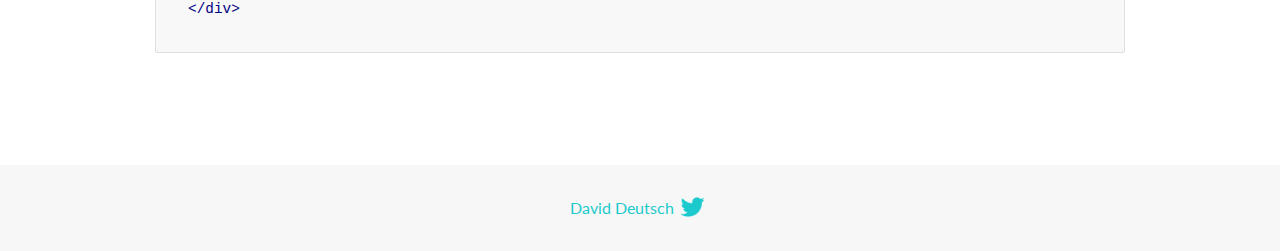
<file: owlCarousel/docs/demos/merge.html>
<!DOCTYPE html>
<html lang="en">
  <head>

    <!-- head -->
    <meta charset="utf-8">
    <meta name="msapplication-tap-highlight" content="no" />
    <meta name="viewport" content="width=device-width, initial-scale=1.0" />
    <meta name="description" content="Merge Items">
    <meta name="author" content="David Deutsch">
    <title>
      Merge Demo | Owl Carousel | 2.3.4
    </title>

    <!-- Stylesheets -->
    <link href='https://fonts.googleapis.com/css?family=Lato:300,400,700,400italic,300italic' rel='stylesheet' type='text/css'>
    <link rel="stylesheet" href="../assets/css/docs.theme.min.css">

    <!-- Owl Stylesheets -->
    <link rel="stylesheet" href="../assets/owlcarousel/assets/owl.carousel.min.css">
    <link rel="stylesheet" href="../assets/owlcarousel/assets/owl.theme.default.min.css">

    <!-- HTML5 shim and Respond.js IE8 support of HTML5 elements and media queries -->

    <!--[if lt IE 9]>
      <script src="https://oss.maxcdn.com/libs/html5shiv/3.7.0/html5shiv.js"></script>
      <script src="https://oss.maxcdn.com/libs/respond.js/1.3.0/respond.min.js"></script>
    <![endif]-->

    <!-- Favicons -->
    <link rel="apple-touch-icon-precomposed" sizes="144x144" href="../assets/ico/apple-touch-icon-144-precomposed.png">
    <link rel="shortcut icon" href="../assets/ico/favicon.png">
    <link rel="shortcut icon" href="favicon.ico">

    <!-- Yeah i know js should not be in header. Its required for demos.-->

    <!-- javascript -->
    <script src="../assets/vendors/jquery.min.js"></script>
    <script src="../assets/owlcarousel/owl.carousel.js"></script>
  </head>
  <body>

    <!-- header -->
    <header class="header">
      <div class="row">
        <div class="large-12 columns">
          <div class="brand left">
            <h3>
              <a href="/OwlCarousel2/">owl.carousel.js</a> 
            </h3>
          </div>
          <a id="toggle-nav" class="right">
            <span></span> <span></span> <span></span> 
          </a> 
          <div class="nav-bar">
            <ul class="clearfix">
              <li> <a href="/OwlCarousel2/index.html">Home</a>  </li>
              <li class="active">
                <a href="/OwlCarousel2/demos/demos.html">Demos</a> 
              </li>
              <li> <a href="/OwlCarousel2/docs/started-welcome.html">Docs</a>  </li>
              <li>
                <a href="https://github.com/OwlCarousel2/OwlCarousel2/archive/2.3.4.zip">Download</a> 
                <span class="download"></span> 
              </li>
            </ul>
          </div>
        </div>
      </div>
    </header>

    <!-- title -->
    <section class="title">
      <div class="row">
        <div class="large-12 columns">
          <h1>Merge</h1>
        </div>
      </div>
    </section>

    <!--  Demos -->
    <section id="demos">
      <div class="row">
        <div class="large-12 columns">
          <div class="owl-carousel owl-theme">
            <div class="item" data-merge="1">
              <h4>1</h4>
            </div>
            <div class="item" data-merge="2">
              <h4>2</h4>
            </div>
            <div class="item" data-merge="1">
              <h4>3</h4>
            </div>
            <div class="item" data-merge="3">
              <h4>4</h4>
            </div>
            <div class="item" data-merge="6">
              <h4>6</h4>
            </div>
            <div class="item" data-merge="2">
              <h4>7</h4>
            </div>
            <div class="item" data-merge="1">
              <h4>8</h4>
            </div>
            <div class="item" data-merge="3">
              <h4>9</h4>
            </div>
            <div class="item">
              <h4>10</h4>
            </div>
            <div class="item">
              <h4>11</h4>
            </div>
            <div class="item" data-merge="2">
              <h4>12</h4>
            </div>
            <div class="item">
              <h4>13</h4>
            </div>
            <div class="item">
              <h4>14</h4>
            </div>
            <div class="item">
              <h4>15</h4>
            </div>
          </div>
          <h3 id="overview">Overview</h3>
          <p>Merge option requires <code>data-merge=&quot;number_items_to_merge&quot;</code> on any child element (can be nested as well). There is a sibling option called <code>mergeFit</code> which fits merged elements to screen size. </p>
          <p>See item 6 on breakpoint below and above <code>1000px</code> screen width.</p>
          <h3 id="setup">Setup</h3>
          <pre><code>$(&#39;.owl-carousel&#39;).owlCarousel({
    items:5,
    loop:true,
    margin:10,
    merge:true,
    responsive:{
        678:{
            mergeFit:true
        },
        1000:{
            mergeFit:false
        }
    }
});</code></pre>
          <h3 id="html">html</h3>
          <pre><code>&lt;div class=&quot;owl-carousel owl-theme&quot;&gt;
    &lt;div class=&quot;item&quot; data-merge=&quot;1&quot;&gt;&lt;h2&gt;1&lt;/h2&gt;&lt;/div&gt;
    &lt;div class=&quot;item&quot; data-merge=&quot;2&quot;&gt;&lt;h2&gt;2&lt;/h2&gt;&lt;/div&gt;
    &lt;div class=&quot;item&quot; data-merge=&quot;1&quot;&gt;&lt;h2&gt;3&lt;/h2&gt;&lt;/div&gt;
    &lt;div class=&quot;item&quot; data-merge=&quot;3&quot;&gt;&lt;h2&gt;4&lt;/h2&gt;&lt;/div&gt;
    &lt;div class=&quot;item&quot; data-merge=&quot;6&quot;&gt;&lt;h2&gt;6&lt;/h2&gt;&lt;/div&gt;
    &lt;div class=&quot;item&quot; data-merge=&quot;2&quot;&gt;&lt;h2&gt;7&lt;/h2&gt;&lt;/div&gt;
    &lt;div class=&quot;item&quot; data-merge=&quot;1&quot;&gt;&lt;h2&gt;8&lt;/h2&gt;&lt;/div&gt;
    &lt;div class=&quot;item&quot; data-merge=&quot;3&quot;&gt;&lt;h2&gt;9&lt;/h2&gt;&lt;/div&gt;
    &lt;div class=&quot;item&quot;&gt;&lt;h2&gt;10&lt;/h2&gt;&lt;/div&gt;
    &lt;div class=&quot;item&quot;&gt;&lt;h2&gt;11&lt;/h2&gt;&lt;/div&gt;
    &lt;div class=&quot;item&quot; data-merge=&quot;2&quot;&gt;&lt;h2&gt;12&lt;/h2&gt;&lt;/div&gt;
    &lt;div class=&quot;item&quot;&gt;&lt;h2&gt;13&lt;/h2&gt;&lt;/div&gt;
    &lt;div class=&quot;item&quot;&gt;&lt;h2&gt;14&lt;/h2&gt;&lt;/div&gt;
    &lt;div class=&quot;item&quot;&gt;&lt;h2&gt;15&lt;/h2&gt;&lt;/div&gt;
&lt;/div&gt;</code></pre>
          <script>
            $(document).ready(function() {
              $('.owl-carousel').owlCarousel({
                items: 5,
                loop: true,
                margin: 10,
                merge: true,
                responsive: {
                  678: {
                    mergeFit: true
                  },
                  1000: {
                    mergeFit: false
                  }
                }
              });
            })
          </script>
        </div>
      </div>
    </section>

    <!-- footer -->
    <footer class="footer">
      <div class="row">
        <div class="large-12 columns">
          <h5>
            <a href="/OwlCarousel2/docs/support-contact.html">David Deutsch</a> 
            <a id="custom-tweet-button" href="https://twitter.com/share?url=https://github.com/OwlCarousel2/OwlCarousel2&text=Owl Carousel - This is so awesome! " target="_blank"></a> 
          </h5>
        </div>
      </div>
    </footer>

    <!-- vendors -->
    <script src="../assets/vendors/highlight.js"></script>
    <script src="../assets/js/app.js"></script>
  </body>
</html>
</file>
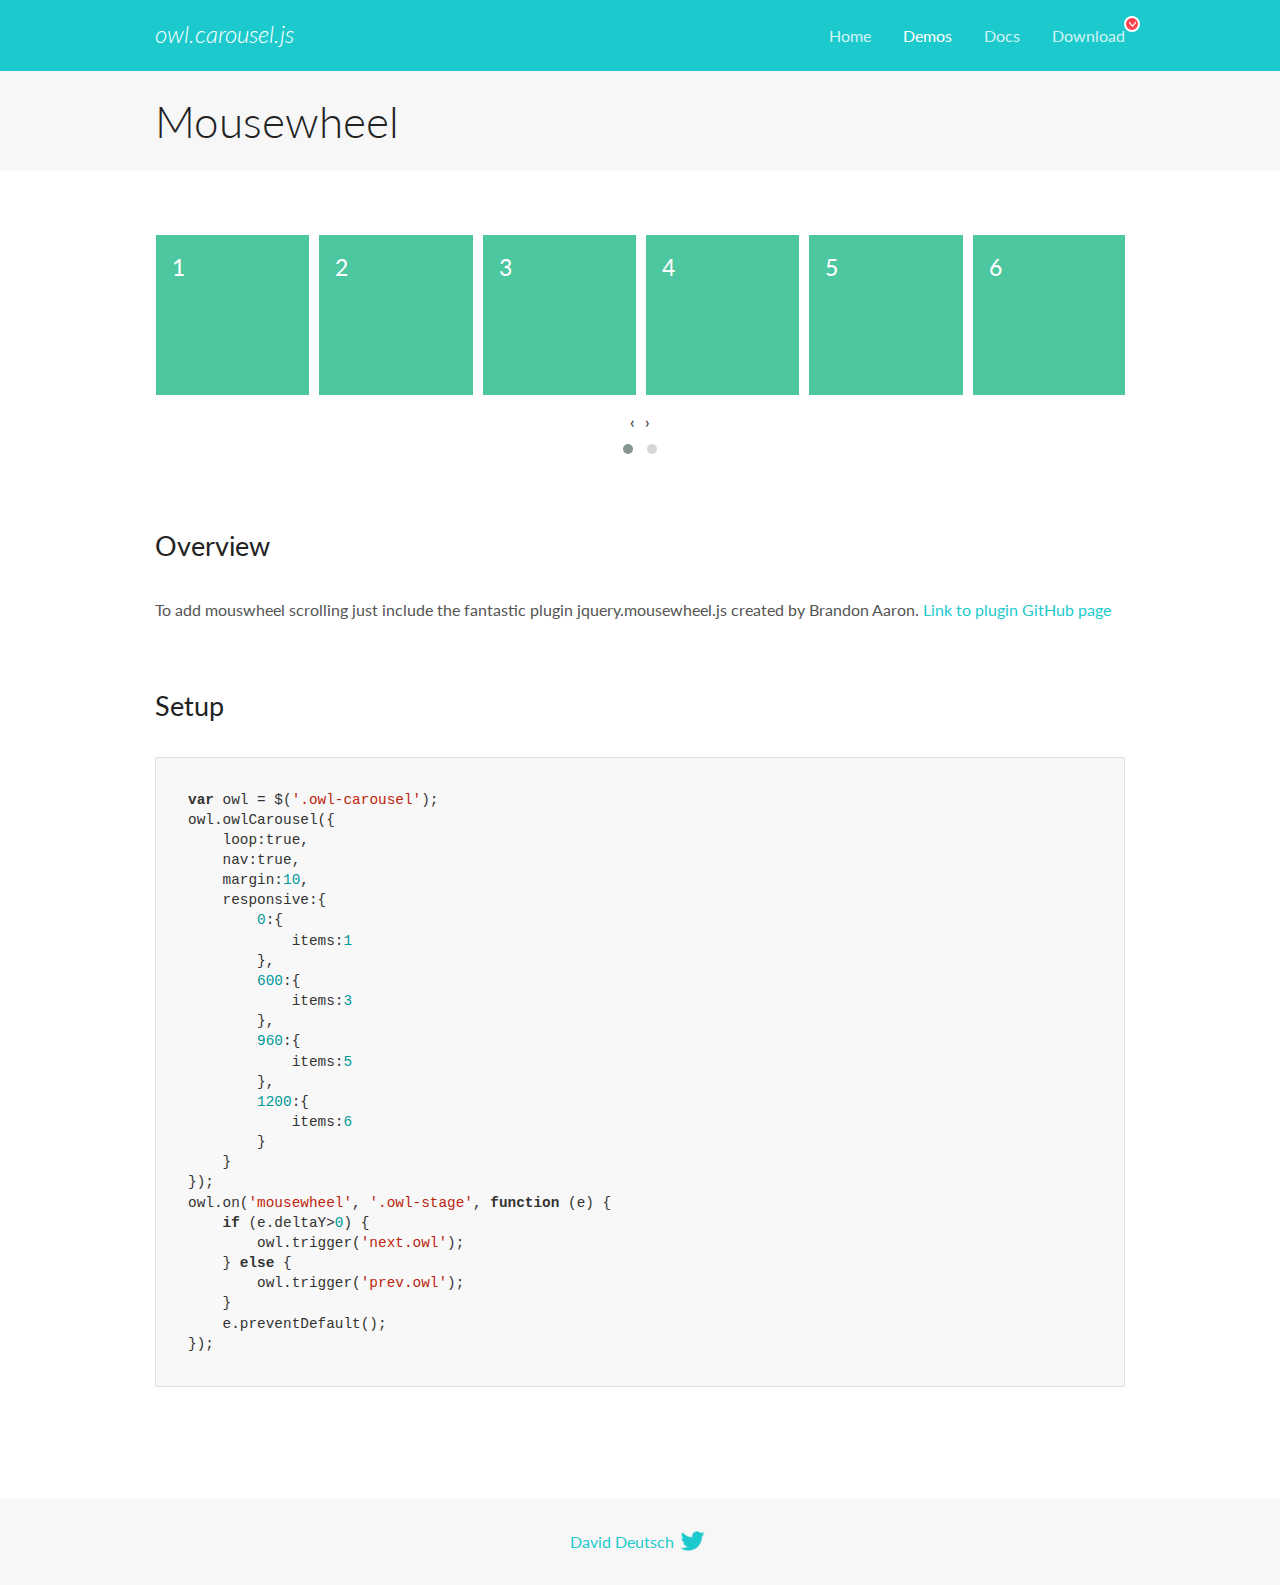
<file: owlCarousel/docs/demos/mousewheel.html>
<!DOCTYPE html>
<html lang="en">
  <head>

    <!-- head -->
    <meta charset="utf-8">
    <meta name="msapplication-tap-highlight" content="no" />
    <meta name="viewport" content="width=device-width, initial-scale=1.0" />
    <meta name="description" content="Mousewheel usage demo">
    <meta name="author" content="David Deutsch">
    <title>
      Mousewheel Demo | Owl Carousel | 2.3.4
    </title>

    <!-- Stylesheets -->
    <link href='https://fonts.googleapis.com/css?family=Lato:300,400,700,400italic,300italic' rel='stylesheet' type='text/css'>
    <link rel="stylesheet" href="../assets/css/docs.theme.min.css">

    <!-- Owl Stylesheets -->
    <link rel="stylesheet" href="../assets/owlcarousel/assets/owl.carousel.min.css">
    <link rel="stylesheet" href="../assets/owlcarousel/assets/owl.theme.default.min.css">

    <!-- HTML5 shim and Respond.js IE8 support of HTML5 elements and media queries -->

    <!--[if lt IE 9]>
      <script src="https://oss.maxcdn.com/libs/html5shiv/3.7.0/html5shiv.js"></script>
      <script src="https://oss.maxcdn.com/libs/respond.js/1.3.0/respond.min.js"></script>
    <![endif]-->

    <!-- Favicons -->
    <link rel="apple-touch-icon-precomposed" sizes="144x144" href="../assets/ico/apple-touch-icon-144-precomposed.png">
    <link rel="shortcut icon" href="../assets/ico/favicon.png">
    <link rel="shortcut icon" href="favicon.ico">

    <!-- Yeah i know js should not be in header. Its required for demos.-->

    <!-- javascript -->
    <script src="../assets/vendors/jquery.min.js"></script>
    <script src="../assets/owlcarousel/owl.carousel.js"></script>
  </head>
  <body>

    <!-- header -->
    <header class="header">
      <div class="row">
        <div class="large-12 columns">
          <div class="brand left">
            <h3>
              <a href="/OwlCarousel2/">owl.carousel.js</a> 
            </h3>
          </div>
          <a id="toggle-nav" class="right">
            <span></span> <span></span> <span></span> 
          </a> 
          <div class="nav-bar">
            <ul class="clearfix">
              <li> <a href="/OwlCarousel2/index.html">Home</a>  </li>
              <li class="active">
                <a href="/OwlCarousel2/demos/demos.html">Demos</a> 
              </li>
              <li> <a href="/OwlCarousel2/docs/started-welcome.html">Docs</a>  </li>
              <li>
                <a href="https://github.com/OwlCarousel2/OwlCarousel2/archive/2.3.4.zip">Download</a> 
                <span class="download"></span> 
              </li>
            </ul>
          </div>
        </div>
      </div>
    </header>

    <!-- title -->
    <section class="title">
      <div class="row">
        <div class="large-12 columns">
          <h1>Mousewheel</h1>
        </div>
      </div>
    </section>

    <!--  Demos -->
    <section id="demos">
      <div class="row">
        <div class="large-12 columns">
          <div class="owl-carousel owl-theme">
            <div class="item">
              <h4>1</h4>
            </div>
            <div class="item">
              <h4>2</h4>
            </div>
            <div class="item">
              <h4>3</h4>
            </div>
            <div class="item">
              <h4>4</h4>
            </div>
            <div class="item">
              <h4>5</h4>
            </div>
            <div class="item">
              <h4>6</h4>
            </div>
            <div class="item">
              <h4>7</h4>
            </div>
            <div class="item">
              <h4>8</h4>
            </div>
            <div class="item">
              <h4>9</h4>
            </div>
            <div class="item">
              <h4>10</h4>
            </div>
            <div class="item">
              <h4>11</h4>
            </div>
            <div class="item">
              <h4>12</h4>
            </div>
          </div>
          <h3 id="overview">Overview</h3>
          <p>To add mouswheel scrolling just include the fantastic plugin jquery.mousewheel.js created by Brandon Aaron.
            <a href="https://github.com/brandonaaron/jquery-mousewheel">Link to plugin GitHub page</a> 
          </p>
          <h3 id="setup">Setup</h3>
          <pre><code>var owl = $(&#39;.owl-carousel&#39;);
owl.owlCarousel({
    loop:true,
    nav:true,
    margin:10,
    responsive:{
        0:{
            items:1
        },
        600:{
            items:3
        },            
        960:{
            items:5
        },
        1200:{
            items:6
        }
    }
});
owl.on(&#39;mousewheel&#39;, &#39;.owl-stage&#39;, function (e) {
    if (e.deltaY&gt;0) {
        owl.trigger(&#39;next.owl&#39;);
    } else {
        owl.trigger(&#39;prev.owl&#39;);
    }
    e.preventDefault();
});</code></pre>
          <script src="../assets/vendors/jquery.mousewheel.min.js"></script>
          <script>
            $(document).ready(function() {
              var owl = $('.owl-carousel');
              owl.owlCarousel({
                loop: true,
                nav: true,
                margin: 10,
                responsive: {
                  0: {
                    items: 1
                  },
                  600: {
                    items: 3
                  },
                  960: {
                    items: 5
                  },
                  1200: {
                    items: 6
                  }
                }
              });
              owl.on('mousewheel', '.owl-stage', function(e) {
                if (e.deltaY > 0) {
                  owl.trigger('next.owl');
                } else {
                  owl.trigger('prev.owl');
                }
                e.preventDefault();
              });
            })
          </script>
        </div>
      </div>
    </section>

    <!-- footer -->
    <footer class="footer">
      <div class="row">
        <div class="large-12 columns">
          <h5>
            <a href="/OwlCarousel2/docs/support-contact.html">David Deutsch</a> 
            <a id="custom-tweet-button" href="https://twitter.com/share?url=https://github.com/OwlCarousel2/OwlCarousel2&text=Owl Carousel - This is so awesome! " target="_blank"></a> 
          </h5>
        </div>
      </div>
    </footer>

    <!-- vendors -->
    <script src="../assets/vendors/highlight.js"></script>
    <script src="../assets/js/app.js"></script>
  </body>
</html>
</file>
<file: style.css>
:root {
  --red-text: rgb(255, 0, 0);
  --red-button: rgb(179, 0, 0);
}
* {
  margin: 0;
  padding: 0;
  box-sizing: border-box;

  color: white;
  font-family: sans-serif;

  text-decoration: none;
}

.main {
  background: url('./imgs/background-transf.png');
  background-size: cover;
  background-repeat: no-repeat;
  height: 100vh;
  border-bottom: solid 10px rgb(36, 36, 36);
}

.main .logo {
  color: var(--red-text);
}

.main header {
  display: flex;
  justify-content: space-between;
  align-items: center;

  padding: 10px 70px;

  font-size: 3rem;
  font-weight: bold;
  color: var(--red-text);
}

header .options button {
  background-color: var(--red-button);
  padding: 7px 20px;
  color: white;
  border: 0;
  border-radius: 6px;
  font-size: 0.9rem;
}

header .options button:hover {
  background-color: rgb(255, 0, 0);
  cursor: pointer;
}

.central-content {
  width: 50%;
  height: 50%;

  display: flex;
  flex-direction: column;
  align-items: center;
  justify-content: space-around;

  text-align: center;

  margin: 120px auto;
  padding: 5px;
}

.central-content .section-one {
  width: 80%;
  display: flex;
  flex: 1;
  flex-direction: column;
  justify-content: space-around;
}

.title {
  font-size: 3rem;
  font-weight: bold;
}

.subtitle {
  font-size: 1.5rem;
}

.central-content .section-two {
  width: 100%;
}

.central-content .section-two .description {
  font-size: 1.1rem;
}

.central-content .section-two .form {
  margin-top: 30px;
}

.central-content .section-two .form input {
  padding: 20px;
  border: 0;
  outline: none;
  border-radius: 6px;
  width: 70%;
  font-size: 1.1rem;
  color: black;
}

.central-content .section-two .form button {
  padding: 20px;
  border: 0;
  outline: none;
  border-radius: 6px;
  font-size: 1.1rem;
  width: 20%;

  background-color: var(--red-button);
  color: white;
  cursor: pointer;
}

.central-content .section-two .form button:hover {
  background-color: rgb(255, 0, 0);
  cursor: pointer;
}

.details {
  background-color: black;
}

.details .box {
  background-color: black;

  display: flex;
  justify-content: space-between;
  padding: 50px 100px;
  border-bottom: solid 10px rgb(36, 36, 36);
}

.details .text {
  display: flex;
  flex-direction: column;
  justify-content: center;
}

.details img {
  max-width: 350px;
  max-height: 250px;
  height: auto;
  width: auto;
  border-radius: 10px;
  box-shadow: 0px 0px 5px white;
}

.questions {
  display: flex;
  flex-direction: column;
  align-items: center;

  padding: 50px;
}

.questions .box-question {
  margin-top: 10px;
  background-color: rgb(68, 68, 68);
  padding: 20px;
  width: 50%;
  font-size: 1.3rem;
}

.questions .box-question:hover {
  cursor: pointer;
}

.questions .answer {
  margin-top: 1px;
  background-color: rgb(43, 42, 42);
  padding: 20px;
  width: 50%;
  font-size: 1.1rem;
}

.hide {
  display: none;
}

.links {
  width: 100vw;
  padding: 10px;

  display: flex;
  justify-content: space-around;
}
.links a {
  font-weight: bold;
  color: rgb(158, 158, 158);
  text-decoration: none;
}
.links a:hover {
  color: white;
}

header .left {
  display: flex;
  align-items: center;
}

header .left a {
  font-size: 0.9rem;
  font-weight: normal;
  margin-left: 20px;
  color: white;
}

header .left a:hover {
  color: rgb(255, 0, 0);
}

header .right .options {
  display: flex;
  justify-content: center;
  align-items: center;
  font-size: 0.9rem;
  font-weight: normal;
}

header .right .options p {
  margin-left: 30px;
  cursor: pointer;
}

.main-signin {
  background: url('./imgs/signin/max-break.jpg');
  background-size: cover;
  background-repeat: no-repeat;
  height: 100vh;
  border-bottom: solid 10px rgb(36, 36, 36);
}

.main-signin .logo {
  color: var(--red-text);
}

.main-signin header {
  position: fixed;

  width: 100vw;
  background: linear-gradient(rgb(0, 0, 0), rgba(0, 0, 0, 0.342));
  display: flex;
  justify-content: space-between;
  align-items: center;

  padding: 10px 70px;

  font-size: 3rem;
  font-weight: bold;
  color: var(--red-text);
}

.owl-carousel {
  background-color: black;
}

.owl-carousel .item {
  cursor: pointer;
}

.details p {
  margin-left: 30px;
  padding: 20px;
  font-weight: bold;
}

.main-signin button {
  margin: 44% 5%;
  border: 0;
  border-radius: 8px;
  background-color: rgba(255, 99, 71, 0.432);
  position: relative;
  padding: 10px 20px;
  cursor: pointer;
}

.main-signin button:hover {
  background-color: tomato;
}

.main-signin button i span {
  margin-left: 15px;
}
</file>
<file: style-reponsive.css>
@media (max-width: 820px) {
  .title {
    font-size: 2.5rem;
    font-weight: bold;
  }

  .subtitle {
    font-size: 1.5rem;
  }
  .central-content .section-two .form {
    display: flex;
    flex-direction: column;
  }

  .central-content .section-two .form input {
    width: 90%;
  }

  .central-content .section-two .form button {
    margin-top: 10px;
    width: 90%;
  }

  .box {
    display: flex;
    flex-direction: column;
    align-items: center;
    text-align: center;
  }

  img {
    margin: 20px;
  }

  .main-signin {
    background: url('./imgs/signin/max-break.jpg');
    background-size: contain;
    background-repeat: no-repeat;
    background-position: center;
    background-color: black;
    border-bottom: solid 10px rgb(36, 36, 36);
  }
}
</file>
